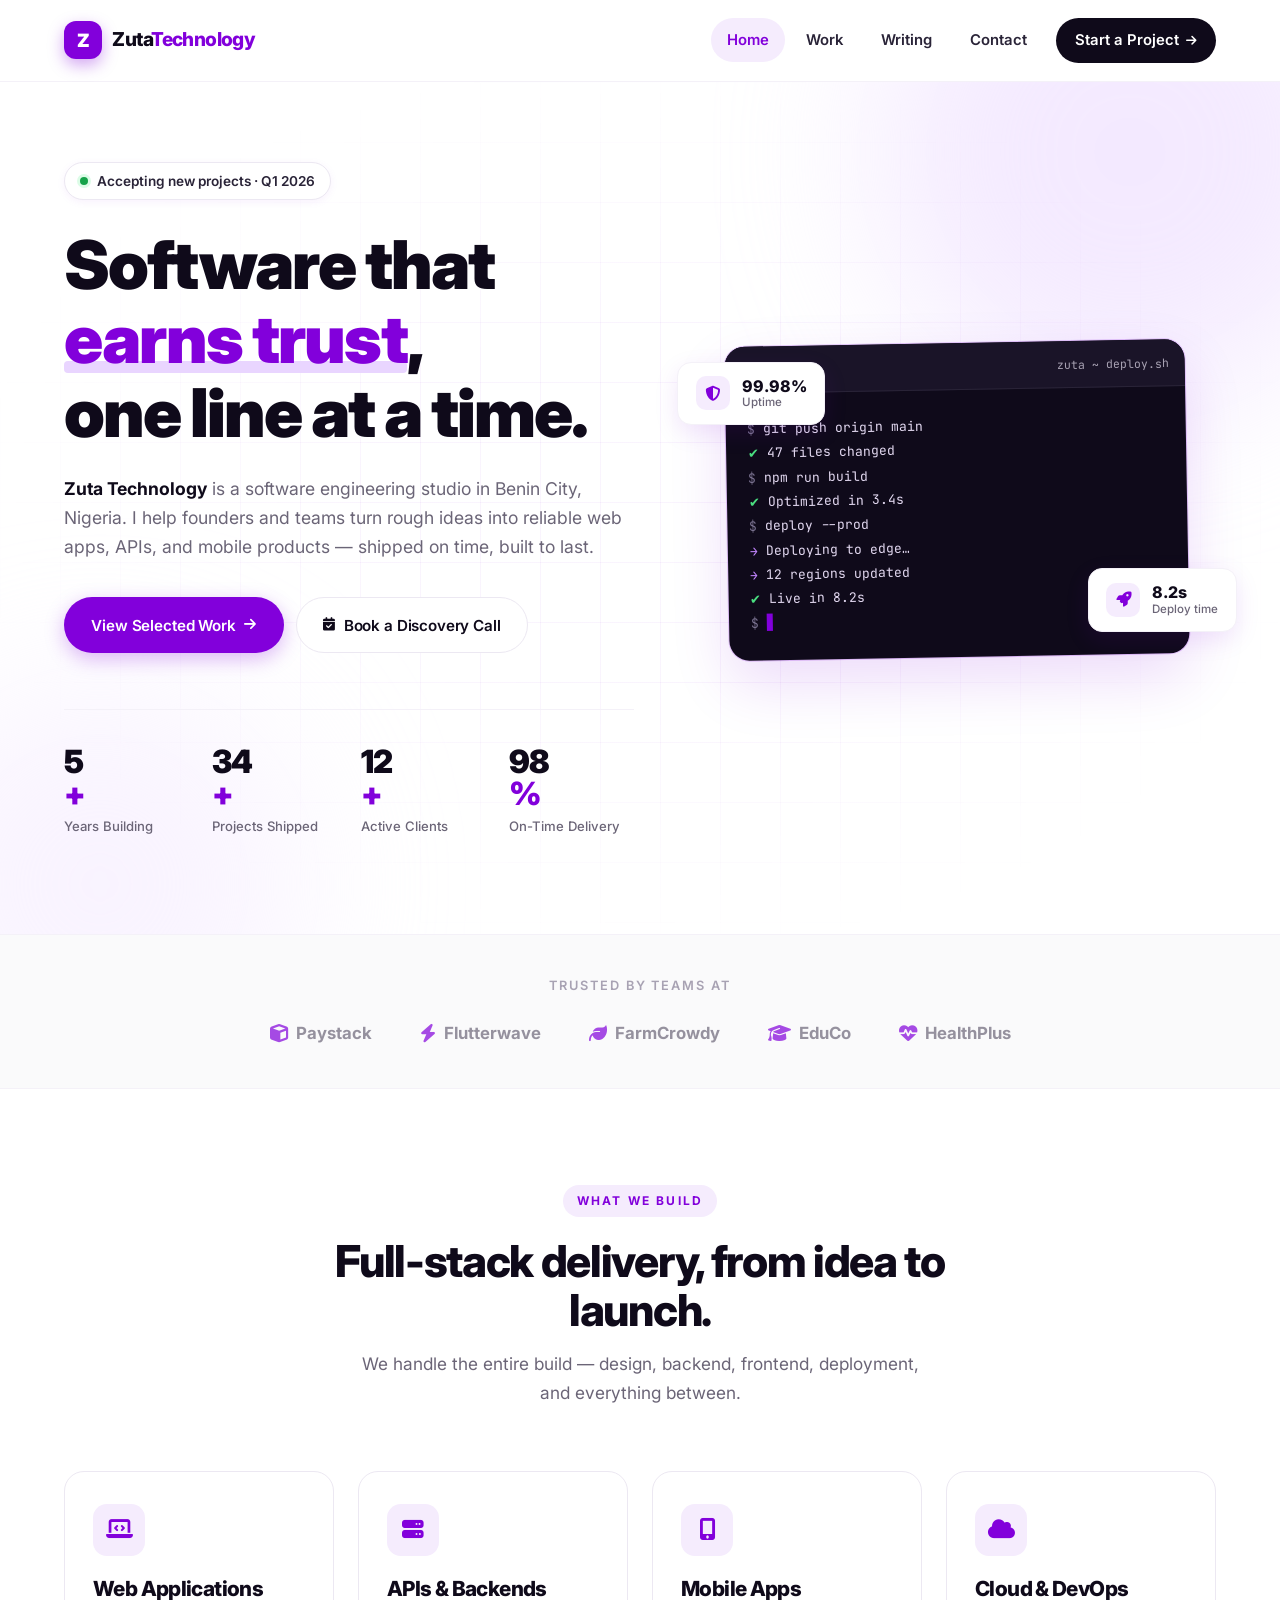
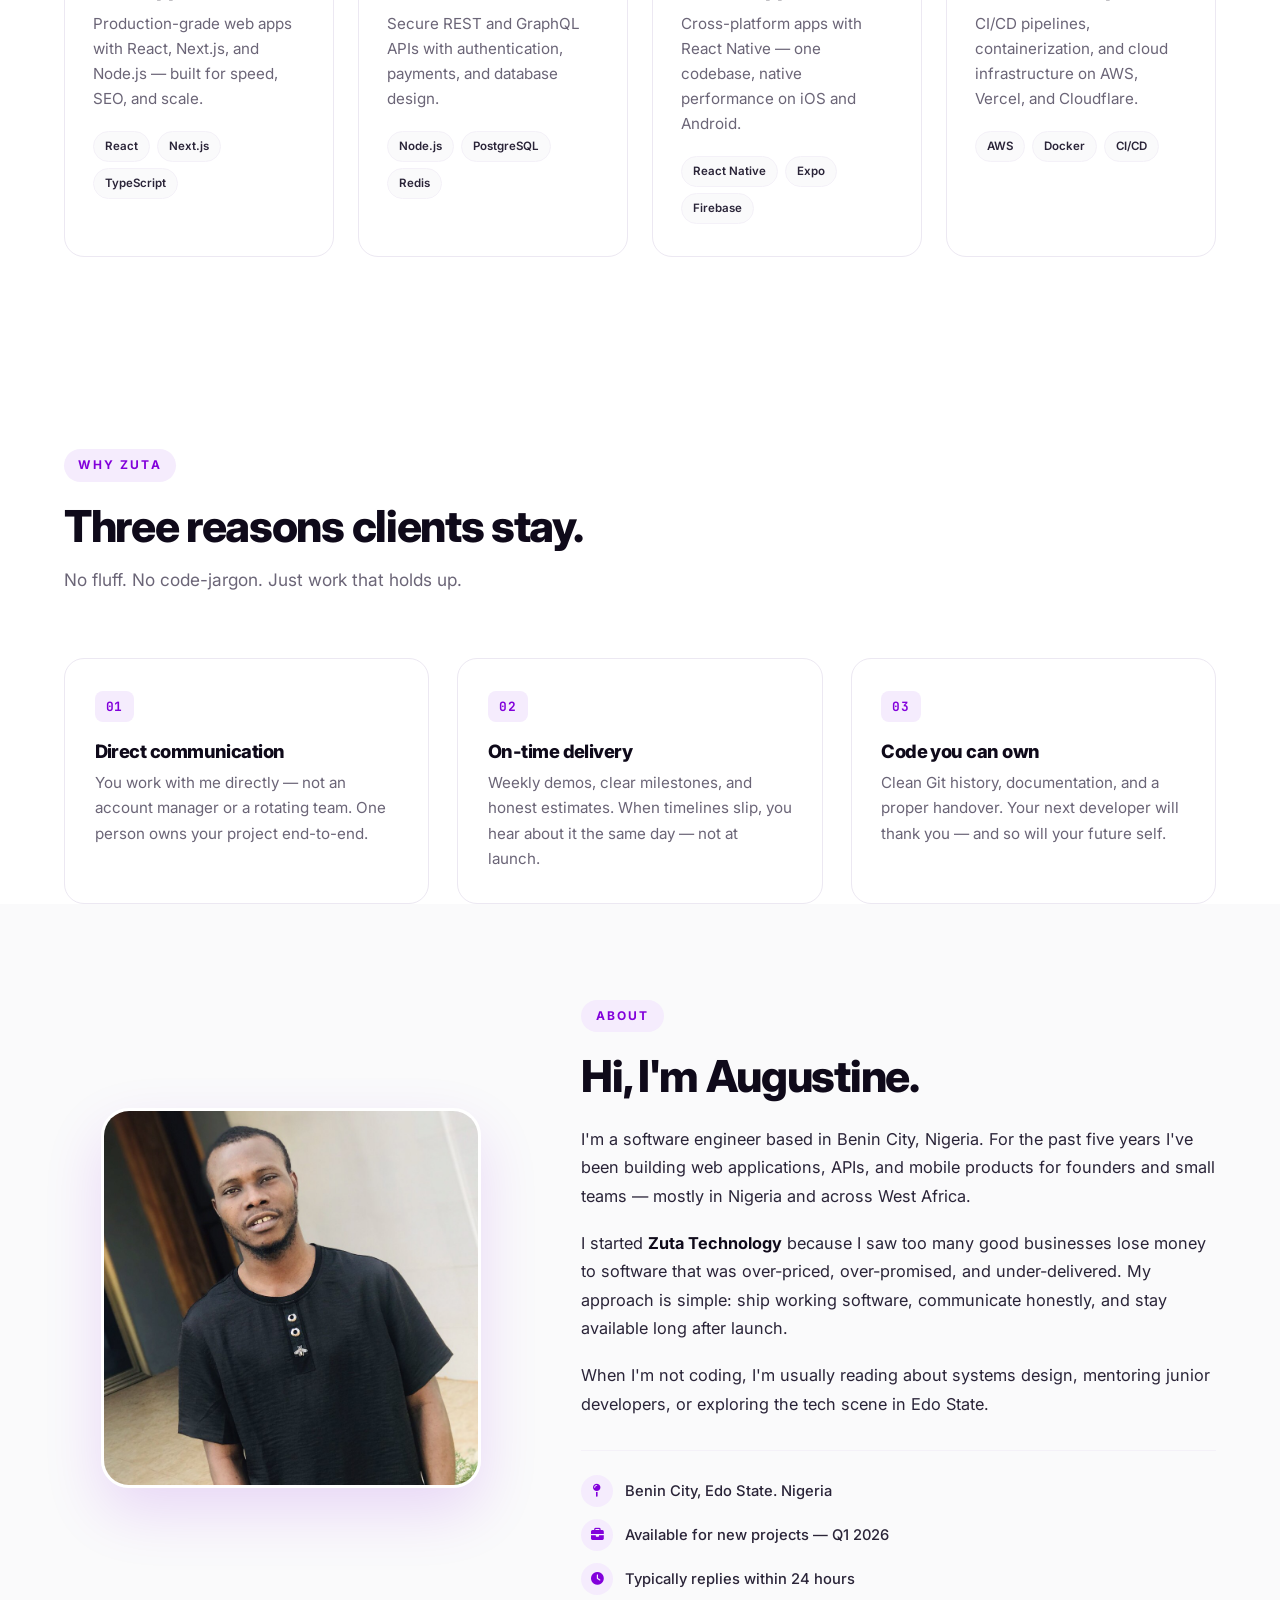
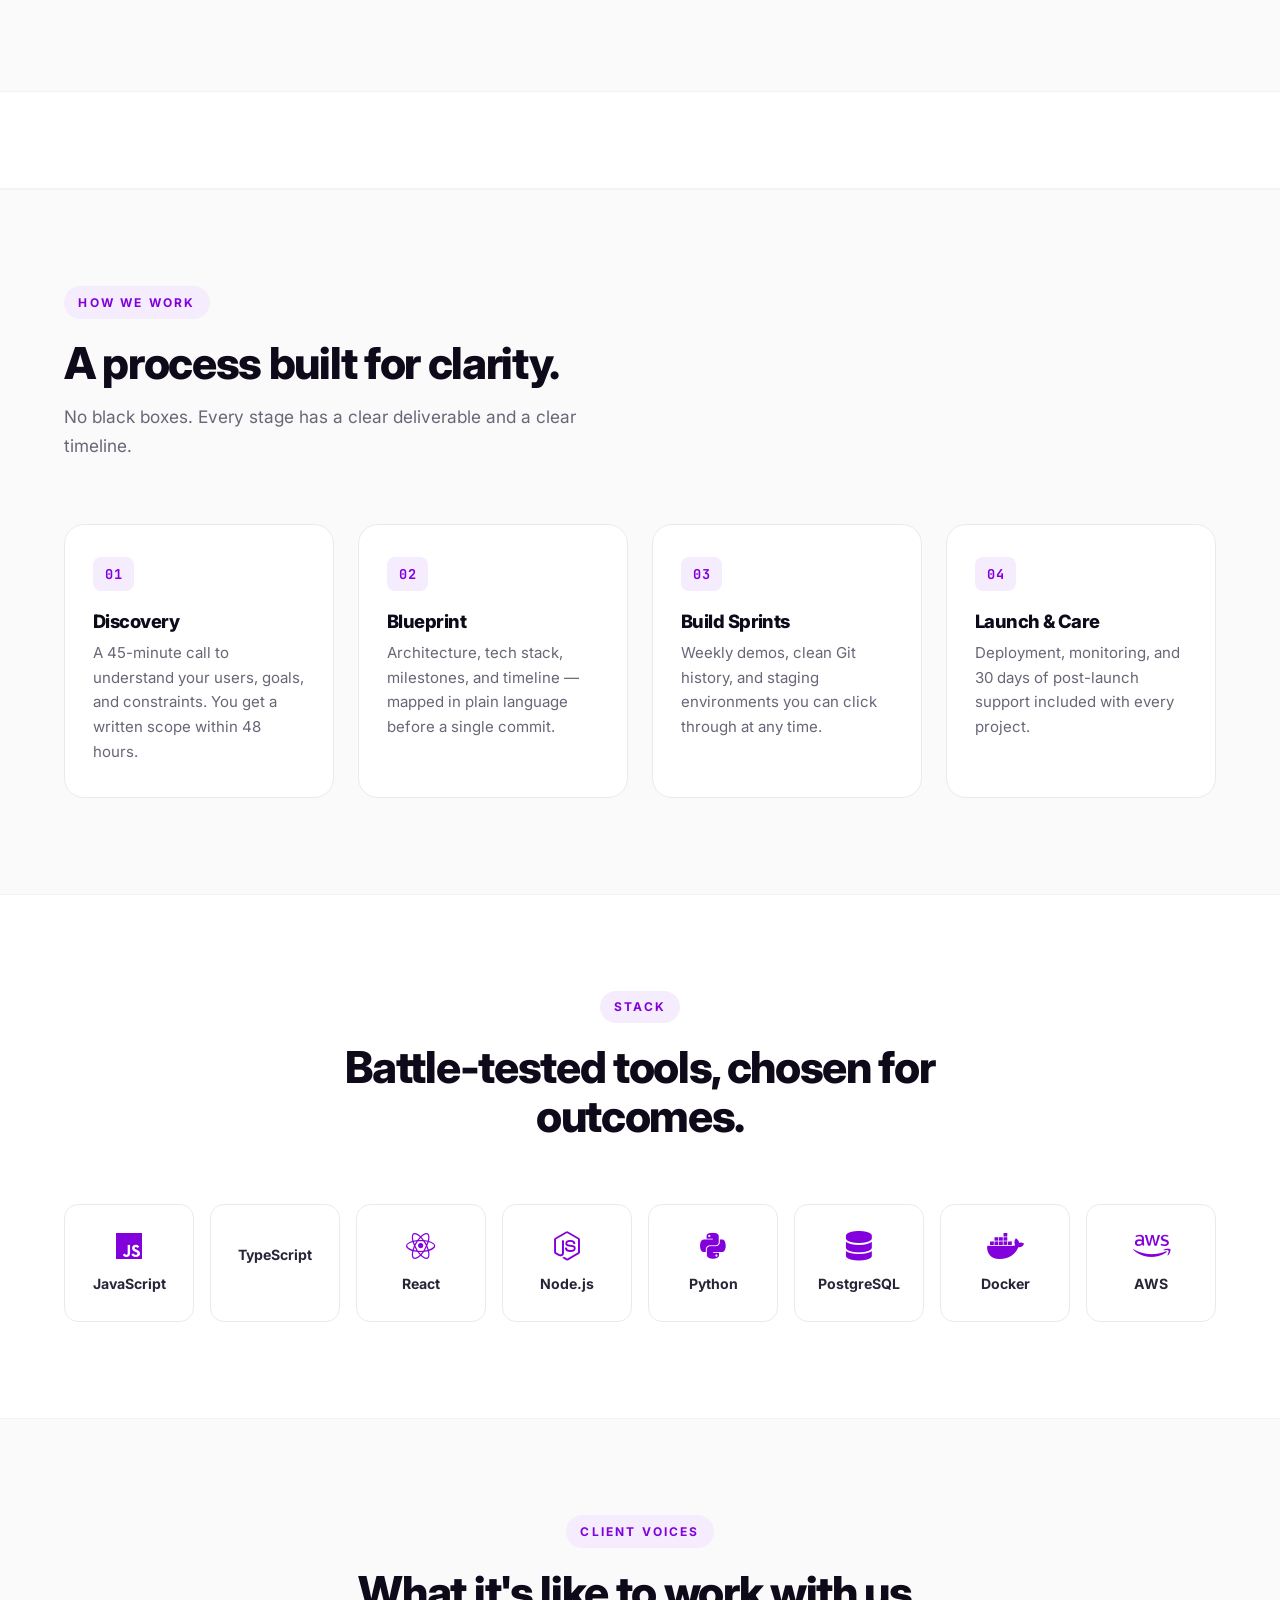
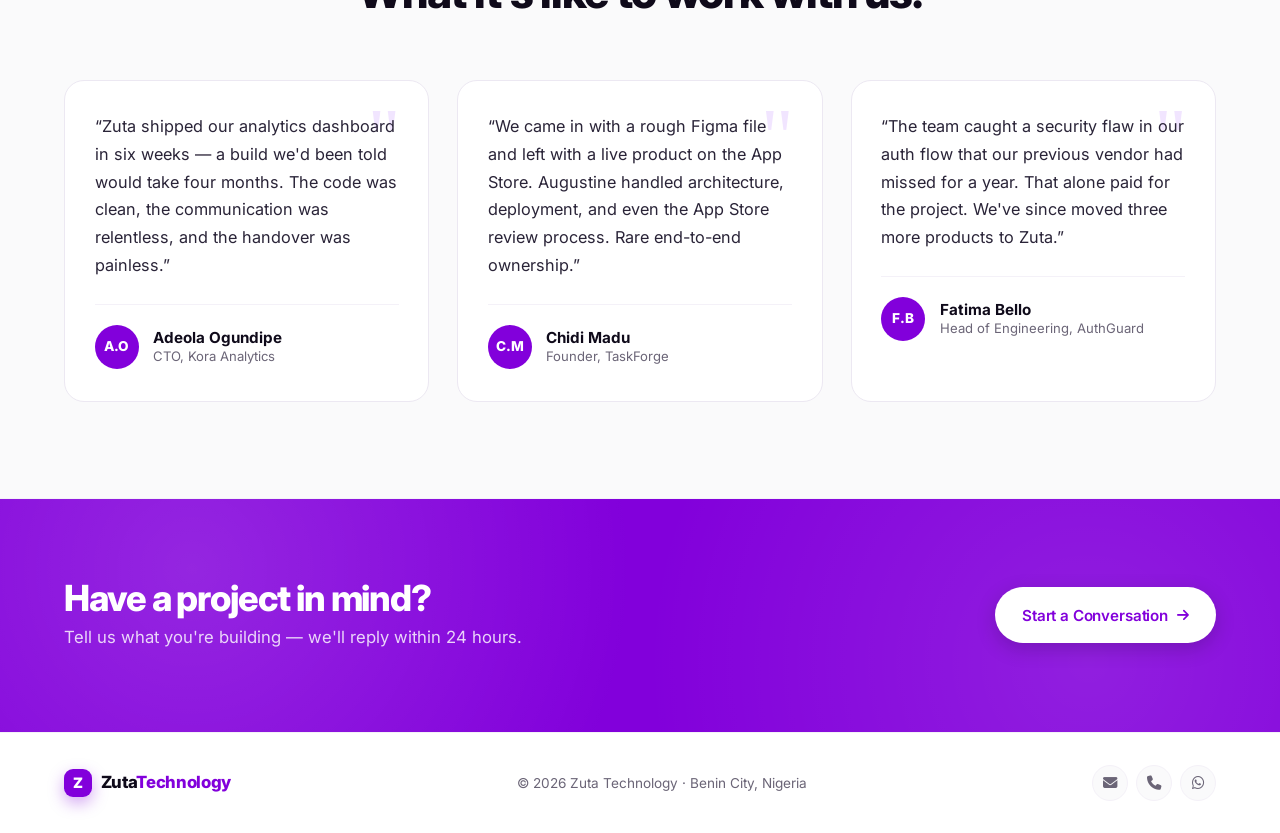
<file: index.html>
<!DOCTYPE html>
<html lang="en">
<head>
  <meta charset="UTF-8">
  <meta name="viewport" content="width=device-width, initial-scale=1.0">

  <title>Zuta Technology — Software Engineering Studio · Benin City</title>
  <meta name="description" content="Zuta Technology builds reliable web apps, APIs, and digital products from Benin City, Nigeria. Trusted by founders and teams across Africa and beyond.">
  <meta name="author" content="Zuta Technology">
  <meta name="theme-color" content="#8200db">

  <meta property="og:title" content="Zuta Technology — Software Engineering Studio">
  <meta property="og:description" content="Reliable software engineering from Benin City, Nigeria.">
  <meta property="og:type" content="website">

  <link rel="icon" type="image/svg+xml" href="data:image/svg+xml,%3Csvg xmlns='http://www.w3.org/2000/svg' viewBox='0 0 100 100'%3E%3Crect width='100' height='100' rx='24' fill='%238200db'/%3E%3Ctext x='50' y='70' font-size='60' font-weight='bold' fill='white' text-anchor='middle' font-family='Inter,Arial,sans-serif'%3EZ%3C/text%3E%3C/svg%3E">

  <link rel="preconnect" href="https://fonts.googleapis.com">
  <link rel="preconnect" href="https://fonts.gstatic.com" crossorigin>
  <link href="https://fonts.googleapis.com/css2?family=Inter:wght@400;500;600;700;800;900&family=JetBrains+Mono:wght@400;500;600&display=swap" rel="stylesheet">

  <link rel="stylesheet" href="https://cdnjs.cloudflare.com/ajax/libs/font-awesome/6.5.1/css/all.min.css">
  <link rel="stylesheet" href="css/styles.css">
</head>
<body>

  <!-- ==============================
       HEADER
  =============================== -->
  <header class="site-header" id="siteHeader">
    <div class="container header-inner">

      <a href="#" class="logo" data-page="home" aria-label="Zuta Technology">
        <span class="logo-mark">Z</span>
        <span class="logo-text">Zuta<span>Technology</span></span>
      </a>

      <button class="nav-toggle" id="navToggle" aria-label="Toggle menu" aria-expanded="false" aria-controls="navLinks">
        <span></span><span></span><span></span>
      </button>

      <nav class="nav-links" id="navLinks" aria-label="Main navigation">
        <a href="#" data-page="home" class="active">Home</a>
        <a href="#" data-page="portfolio">Work</a>
        <a href="blog/index.html">Writing</a>
        <a href="#" data-page="contact">Contact</a>
        <a href="#" data-page="contact" class="nav-cta">
          Start a Project <i class="fas fa-arrow-right"></i>
        </a>
      </nav>

    </div>
  </header>

  <main>

    <!-- ==============================
         HOME
    =============================== -->
    <section id="home" class="page active-page">

      <!-- HERO -->
      <div class="hero">
        <div class="hero-bg" aria-hidden="true">
          <span class="orb orb-1"></span>
          <span class="orb orb-2"></span>
          <span class="grid-overlay"></span>
        </div>

        <div class="container hero-inner">

          <div class="hero-content">
            <span class="pill">
              <span class="pill-dot"></span> Accepting new projects · Q1 2026
            </span>

            <h1 class="hero-title">
              Software that <span class="accent">earns trust</span>,<br>
              one line at a time.
            </h1>

            <p class="hero-sub">
              <strong>Zuta Technology</strong> is a software engineering studio
              in Benin City, Nigeria. I help founders and teams turn rough ideas
              into reliable web apps, APIs, and mobile products — shipped on
              time, built to last.
            </p>

            <div class="hero-cta">
              <a href="#" class="btn btn-primary" data-page="portfolio">
                View Selected Work <i class="fas fa-arrow-right"></i>
              </a>
              <button type="button"
                      data-cal-link="zutatechnology/discovery-call"
                      data-cal-config='{"layout":"month_view"}'
                      class="btn btn-outline">
                <i class="fas fa-calendar-check"></i> Book a Discovery Call
              </button>
            </div>

            <div class="hero-stats">
              <div class="stat">
                <span class="stat-num" data-count="5">0</span><span class="stat-suffix">+</span>
                <span class="stat-label">Years Building</span>
              </div>
              <div class="stat">
                <span class="stat-num" data-count="34">0</span><span class="stat-suffix">+</span>
                <span class="stat-label">Projects Shipped</span>
              </div>
              <div class="stat">
                <span class="stat-num" data-count="12">0</span><span class="stat-suffix">+</span>
                <span class="stat-label">Active Clients</span>
              </div>
              <div class="stat">
                <span class="stat-num" data-count="98">0</span><span class="stat-suffix">%</span>
                <span class="stat-label">On-Time Delivery</span>
              </div>
            </div>
          </div>

          <div class="hero-visual" aria-hidden="true">
            <div class="terminal">
              <div class="terminal-top">
                <span></span><span></span><span></span>
                <em>zuta ~ deploy.sh</em>
              </div>
              <div class="terminal-body">
                <p><span class="c-muted">$</span> git push origin main</p>
                <p><span class="c-success">✔</span> 47 files changed</p>
                <p><span class="c-muted">$</span> npm run build</p>
                <p><span class="c-success">✔</span> Optimized in 3.4s</p>
                <p><span class="c-muted">$</span> deploy --prod</p>
                <p><span class="c-accent">→</span> Deploying to edge…</p>
                <p><span class="c-accent">→</span> 12 regions updated</p>
                <p><span class="c-success">✔</span> Live in 8.2s</p>
                <p class="blink"><span class="c-muted">$</span> <span class="cursor">▊</span></p>
              </div>
            </div>

            <div class="float-card fc-1">
              <i class="fas fa-shield-halved"></i>
              <div>
                <strong>99.98%</strong>
                <span>Uptime</span>
              </div>
            </div>
            <div class="float-card fc-2">
              <i class="fas fa-rocket"></i>
              <div>
                <strong>8.2s</strong>
                <span>Deploy time</span>
              </div>
            </div>
          </div>

        </div>
      </div>

      <!-- LOGOS / TRUST STRIP -->
      <div class="trust-strip">
        <div class="container">
          <p class="trust-label">Trusted by teams at</p>
          <ul class="trust-logos">
            <li><i class="fas fa-cube"></i> Paystack</li>
            <li><i class="fas fa-bolt"></i> Flutterwave</li>
            <li><i class="fas fa-leaf"></i> FarmCrowdy</li>
            <li><i class="fas fa-graduation-cap"></i> EduCo</li>
            <li><i class="fas fa-heartbeat"></i> HealthPlus</li>
          </ul>
        </div>
      </div>

      <!-- SERVICES -->
      <section class="services">
        <div class="container">
          <header class="section-head">
            <span class="eyebrow">What We Build</span>
            <h2>Full-stack delivery, from idea to launch.</h2>
            <p>We handle the entire build — design, backend, frontend, deployment, and everything between.</p>
          </header>

          <div class="services-grid">
            <article class="service">
              <div class="service-icon"><i class="fas fa-laptop-code"></i></div>
              <h3>Web Applications</h3>
              <p>Production-grade web apps with React, Next.js, and Node.js — built for speed, SEO, and scale.</p>
              <ul class="service-tags">
                <li>React</li><li>Next.js</li><li>TypeScript</li>
              </ul>
            </article>

            <article class="service">
              <div class="service-icon"><i class="fas fa-server"></i></div>
              <h3>APIs &amp; Backends</h3>
              <p>Secure REST and GraphQL APIs with authentication, payments, and database design.</p>
              <ul class="service-tags">
                <li>Node.js</li><li>PostgreSQL</li><li>Redis</li>
              </ul>
            </article>

            <article class="service">
              <div class="service-icon"><i class="fas fa-mobile-screen-button"></i></div>
              <h3>Mobile Apps</h3>
              <p>Cross-platform apps with React Native — one codebase, native performance on iOS and Android.</p>
              <ul class="service-tags">
                <li>React Native</li><li>Expo</li><li>Firebase</li>
              </ul>
            </article>

            <article class="service">
              <div class="service-icon"><i class="fas fa-cloud"></i></div>
              <h3>Cloud &amp; DevOps</h3>
              <p>CI/CD pipelines, containerization, and cloud infrastructure on AWS, Vercel, and Cloudflare.</p>
              <ul class="service-tags">
                <li>AWS</li><li>Docker</li><li>CI/CD</li>
              </ul>
            </article>
          </div>
        </div>
      </section>

      <!-- WHY ZUTA -->
      <section class="why-section">
        <div class="container">
          <header class="section-head section-head-left">
            <span class="eyebrow">Why Zuta</span>
            <h2>Three reasons clients stay.</h2>
            <p>No fluff. No code-jargon. Just work that holds up.</p>
          </header>

          <div class="why-grid">
            <article class="why-card">
              <span class="why-num">01</span>
              <h3>Direct communication</h3>
              <p>You work with me directly — not an account manager or a rotating team. One person owns your project end-to-end.</p>
            </article>

            <article class="why-card">
              <span class="why-num">02</span>
              <h3>On-time delivery</h3>
              <p>Weekly demos, clear milestones, and honest estimates. When timelines slip, you hear about it the same day — not at launch.</p>
            </article>

            <article class="why-card">
              <span class="why-num">03</span>
              <h3>Code you can own</h3>
              <p>Clean Git history, documentation, and a proper handover. Your next developer will thank you — and so will your future self.</p>
            </article>
          </div>
        </div>

            <!-- ABOUT -->
    <section class="about-section">
      <div class="container about-grid">

        <div class="about-photo">
          <img src="assets/augustine.jpg.JPG" alt="Augustine, founder of Zuta Technology" loading="lazy">
        </div>

        <div class="about-copy">
          <span class="eyebrow">About</span>
          <h2>Hi, I'm Augustine.</h2>
          <p>
            I'm a software engineer based in Benin City, Nigeria. For the past
            five years I've been building web applications, APIs, and mobile
            products for founders and small teams — mostly in Nigeria and across
            West Africa.
          </p>
          <p>
            I started <strong>Zuta Technology</strong> because I saw too many
            good businesses lose money to software that was over-priced,
            over-promised, and under-delivered. My approach is simple: ship
            working software, communicate honestly, and stay available long
            after launch.
          </p>
          <p>
            When I'm not coding, I'm usually reading about systems design,
            mentoring junior developers, or exploring the tech scene in Edo
            State.
          </p>

          <ul class="about-facts">
            <li><i class="fas fa-map-pin"></i> Benin City, Edo State. Nigeria</li>
            <li><i class="fas fa-briefcase"></i> Available for new projects — Q1 2026</li>
            <li><i class="fas fa-clock"></i> Typically replies within 24 hours</li>
          </ul>
        </div>
      </div>
    </section>

      </section>

      <!-- PROCESS -->
      <section class="process">
        <div class="container">
          <header class="section-head section-head-left">
            <span class="eyebrow">How We Work</span>
            <h2>A process built for clarity.</h2>
            <p>No black boxes. Every stage has a clear deliverable and a clear timeline.</p>
          </header>

          <div class="process-grid">
            <div class="step">
              <span class="step-num">01</span>
              <h3>Discovery</h3>
              <p>A 45-minute call to understand your users, goals, and constraints. You get a written scope within 48 hours.</p>
            </div>
            <div class="step">
              <span class="step-num">02</span>
              <h3>Blueprint</h3>
              <p>Architecture, tech stack, milestones, and timeline — mapped in plain language before a single commit.</p>
            </div>
            <div class="step">
              <span class="step-num">03</span>
              <h3>Build Sprints</h3>
              <p>Weekly demos, clean Git history, and staging environments you can click through at any time.</p>
            </div>
            <div class="step">
              <span class="step-num">04</span>
              <h3>Launch &amp; Care</h3>
              <p>Deployment, monitoring, and 30 days of post-launch support included with every project.</p>
            </div>
          </div>
        </div>
      </section>

      <!-- STACK -->
      <section class="stack">
        <div class="container">
          <header class="section-head">
            <span class="eyebrow">Stack</span>
            <h2>Battle-tested tools, chosen for outcomes.</h2>
          </header>

          <ul class="stack-grid">
            <li><i class="fab fa-js"></i><span>JavaScript</span></li>
            <li><i class="fab fa-typescript"></i><span>TypeScript</span></li>
            <li><i class="fab fa-react"></i><span>React</span></li>
            <li><i class="fab fa-node-js"></i><span>Node.js</span></li>
            <li><i class="fab fa-python"></i><span>Python</span></li>
            <li><i class="fas fa-database"></i><span>PostgreSQL</span></li>
            <li><i class="fab fa-docker"></i><span>Docker</span></li>
            <li><i class="fab fa-aws"></i><span>AWS</span></li>
          </ul>
        </div>
      </section>

      <!-- TESTIMONIALS -->
      <section class="testimonials">
        <div class="container">
          <header class="section-head">
            <span class="eyebrow">Client Voices</span>
            <h2>What it's like to work with us.</h2>
          </header>

          <div class="testimonial-grid">
            <figure class="quote">
              <blockquote>
                “Zuta shipped our analytics dashboard in six weeks — a build
                we'd been told would take four months. The code was clean,
                the communication was relentless, and the handover was
                painless.”
              </blockquote>
              <figcaption>
                <div class="avatar">A.O</div>
                <div>
                  <strong>Adeola Ogundipe</strong>
                  <span>CTO, Kora Analytics</span>
                </div>
              </figcaption>
            </figure>

            <figure class="quote">
              <blockquote>
                “We came in with a rough Figma file and left with a live
                product on the App Store. Augustine handled architecture,
                deployment, and even the App Store review process. Rare
                end-to-end ownership.”
              </blockquote>
              <figcaption>
                <div class="avatar">C.M</div>
                <div>
                  <strong>Chidi Madu</strong>
                  <span>Founder, TaskForge</span>
                </div>
              </figcaption>
            </figure>

            <figure class="quote">
              <blockquote>
                “The team caught a security flaw in our auth flow that our
                previous vendor had missed for a year. That alone paid for
                the project. We've since moved three more products to Zuta.”
              </blockquote>
              <figcaption>
                <div class="avatar">F.B</div>
                <div>
                  <strong>Fatima Bello</strong>
                  <span>Head of Engineering, AuthGuard</span>
                </div>
              </figcaption>
            </figure>
          </div>
        </div>
      </section>

      <!-- CTA -->
      <section class="cta">
        <div class="container cta-inner">
          <div>
            <h2>Have a project in mind?</h2>
            <p>Tell us what you're building — we'll reply within 24 hours.</p>
          </div>
          <a href="#" class="btn btn-white" data-page="contact">
            Start a Conversation <i class="fas fa-arrow-right"></i>
          </a>
        </div>
      </section>

    </section>

    <!-- ==============================
         PORTFOLIO
    =============================== -->
    <section id="portfolio" class="page">
      <div class="container page-container">

        <header class="section-head section-head-left">
          <span class="eyebrow">Selected Work</span>
          <h2>Six projects, six businesses moved forward.</h2>
          <p>A snapshot of recent work — from analytics dashboards to mobile apps and developer tools.</p>
        </header>

        <div class="work-grid">

          <!-- InsightFlow -->
          <article class="work-card">
            <div class="work-visual v-1">
              <span class="work-year">2025</span>
              <i class="fas fa-chart-line"></i>
            </div>
            <div class="work-body">
              <span class="work-cat">Analytics · SaaS</span>
              <h3>InsightFlow</h3>
              <p>Real-time analytics dashboard for e-commerce, handling over 1.2 million events per day with sub-200ms query latency and predictive inventory alerts.</p>
              <div class="work-meta">
                <span><i class="fas fa-clock"></i> 10 weeks</span>
                <span><i class="fas fa-users"></i> 3-person team</span>
              </div>
              <div class="work-stack">
                <span>React</span><span>D3.js</span><span>Node</span><span>ClickHouse</span>
              </div>
              <div class="work-metrics">
                <div><strong>1.2M</strong><span>events/day</span></div>
                <div><strong>-68%</strong><span>query time</span></div>
                <div><strong>4.9★</strong><span>user rating</span></div>
              </div>
              <a href="case-study-taskforge.html" class="work-link">Read the case study <i class="fas fa-arrow-right"></i></a>
            </div>
          </article>

          <!-- TaskForge -->
          <article class="work-card">
            <div class="work-visual v-2">
              <span class="work-year">2025</span>
              <i class="fas fa-mobile-screen"></i>
            </div>
            <div class="work-body">
              <span class="work-cat">Mobile · Productivity</span>
              <h3>TaskForge</h3>
              <p>A cross-platform task manager with offline-first sync, team workspaces, and real-time presence. Adopted by 4,200+ users in its first 90 days.</p>
              <div class="work-meta">
                <span><i class="fas fa-clock"></i> 8 weeks</span>
                <span><i class="fas fa-users"></i> 2-person team</span>
              </div>
              <div class="work-stack">
                <span>React Native</span><span>Firebase</span><span>Redux</span>
              </div>
              <div class="work-metrics">
                <div><strong>4.2K</strong><span>active users</span></div>
                <div><strong>4.7★</strong><span>App Store</span></div>
                <div><strong>18%</strong><span>D30 retention</span></div>
              </div>
              <a href="case-study-taskforge.html" class="work-link">Read the case study <i class="fas fa-arrow-right"></i></a>
            </div>
          </article>

          <!-- DevAssist AI -->
          <article class="work-card">
            <div class="work-visual v-3">
              <span class="work-year">2024</span>
              <i class="fas fa-robot"></i>
            </div>
            <div class="work-body">
              <span class="work-cat">Developer Tools · AI</span>
              <h3>DevAssist AI</h3>
              <p>An AI-powered code review assistant that hooks into GitHub pull requests and surfaces context-aware suggestions. Now used by 6 engineering teams.</p>
              <div class="work-meta">
                <span><i class="fas fa-clock"></i> 12 weeks</span>
                <span><i class="fas fa-users"></i> 2-person team</span>
              </div>
              <div class="work-stack">
                <span>Python</span><span>FastAPI</span><span>OpenAI</span><span>Docker</span>
              </div>
              <div class="work-metrics">
                <div><strong>6</strong><span>teams onboard</span></div>
                <div><strong>-41%</strong><span>review time</span></div>
                <div><strong>2.3K</strong><span>PRs analyzed</span></div>
              </div>
              <a href="case-study-taskforge.html" class="work-link">Read the case study <i class="fas fa-arrow-right"></i></a>
            </div>
          </article>

          <!-- ShopStream -->
          <article class="work-card">
            <div class="work-visual v-4">
              <span class="work-year">2024</span>
              <i class="fas fa-cart-shopping"></i>
            </div>
            <div class="work-body">
              <span class="work-cat">E-commerce · Retail</span>
              <h3>ShopStream</h3>
              <p>A headless e-commerce storefront with SSR, Stripe payments, and a custom admin dashboard. Migrated 12,000 SKUs from a legacy platform without downtime.</p>
              <div class="work-meta">
                <span><i class="fas fa-clock"></i> 14 weeks</span>
                <span><i class="fas fa-users"></i> 4-person team</span>
              </div>
              <div class="work-stack">
                <span>Next.js</span><span>Stripe</span><span>PostgreSQL</span>
              </div>
              <div class="work-metrics">
                <div><strong>12K</strong><span>SKUs migrated</span></div>
                <div><strong>+34%</strong><span>conversion</span></div>
                <div><strong>0</strong><span>downtime hours</span></div>
              </div>
              <a href="case-study-taskforge.html" class="work-link">Read the case study <i class="fas fa-arrow-right"></i></a>
            </div>
          </article>

          <!-- AuthGuard -->
          <article class="work-card">
            <div class="work-visual v-5">
              <span class="work-year">2024</span>
              <i class="fas fa-shield-halved"></i>
            </div>
            <div class="work-body">
              <span class="work-cat">Infrastructure · Security</span>
              <h3>AuthGuard</h3>
              <p>A high-performance authentication microservice with OAuth2, JWT, and multi-tenant authorization. Benchmarked at sub-10ms median latency under load.</p>
              <div class="work-meta">
                <span><i class="fas fa-clock"></i> 9 weeks</span>
                <span><i class="fas fa-users"></i> 2-person team</span>
              </div>
              <div class="work-stack">
                <span>Go</span><span>gRPC</span><span>Kubernetes</span><span>Redis</span>
              </div>
              <div class="work-metrics">
                <div><strong>8ms</strong><span>median latency</span></div>
                <div><strong>99.99%</strong><span>uptime</span></div>
                <div><strong>3</strong><span>products migrated</span></div>
              </div>
              <a href="case-study-taskforge.html" class="work-link">Read the case study <i class="fas fa-arrow-right"></i></a>
            </div>
          </article>

          <!-- EduPortal -->
          <article class="work-card">
            <div class="work-visual v-6">
              <span class="work-year">2023</span>
              <i class="fas fa-graduation-cap"></i>
            </div>
            <div class="work-body">
              <span class="work-cat">EdTech · Nigeria</span>
              <h3>EduPortal</h3>
              <p>A school management platform built for Nigerian secondary schools — students, results, fees, and parent SMS notifications. Used by 8 schools across Edo and Lagos.</p>
              <div class="work-meta">
                <span><i class="fas fa-clock"></i> 16 weeks</span>
                <span><i class="fas fa-users"></i> 3-person team</span>
              </div>
              <div class="work-stack">
                <span>Vue</span><span>Laravel</span><span>MySQL</span><span>Africa's Talking</span>
              </div>
              <div class="work-metrics">
                <div><strong>8</strong><span>schools live</span></div>
                <div><strong>11K</strong><span>students managed</span></div>
                <div><strong>-72%</strong><span>admin time</span></div>
              </div>
              <a href="case-study-taskforge.html" class="work-link">Read the case study <i class="fas fa-arrow-right"></i></a>
            </div>
          </article>

        </div>
      </div>
    </section>

    <!-- ==============================
         CONTACT
    =============================== -->
    <section id="contact" class="page">
      <div class="container page-container">

        <header class="section-head section-head-left">
          <span class="eyebrow">Contact</span>
          <h2>Tell us what you're building.</h2>
          <p>Fill the form or send an email — you'll hear back within one business day.</p>
        </header>

        <!-- BOOKING SECTION -->
        <div class="booking-section">
          <div class="booking-inner">
            <span class="eyebrow">Book a Call</span>
            <h2>Schedule a free 30-minute discovery call.</h2>
            <p>Pick a time that works for you. We'll talk through your project, timeline, and budget — no obligation.</p>

            <button type="button"
                    data-cal-link="zutatechnology/discovery-call"
                    data-cal-config='{"layout":"month_view"}'
                    class="btn btn-primary">
              <i class="fas fa-calendar-check"></i> Open Booking Calendar
            </button>

            <!-- Optional: inline calendar (uncomment to embed the calendar on the page)
            <div id="my-cal-inline" style="width:100%;min-height:600px;margin-top:2rem;"></div>
            -->
          </div>
        </div>
        <div class="contact-layout">

          <aside class="contact-side">
            <div class="info-card">
              <span class="info-label">Email</span>
              <a href="mailto:technologyzuta@gmail.com" class="info-value">technologyzuta@gmail.com</a>
            </div>
            <div class="info-card">
              <span class="info-label">Phone</span>
              <a href="tel:+2349158510486" class="info-value">+234 915 851 0486</a>
            </div>
            <div class="info-card">
              <span class="info-label">Studio</span>
              <span class="info-value">Benin City, Edo State. Nigeria</span>
            </div>
            <div class="info-card">
              <span class="info-label">Hours</span>
              <span class="info-value">Mon – Sat · 9 AM – 6 PM WAT</span>
            </div>

            <div class="side-social">
              <span class="info-label">Connect</span>
              <div class="side-social-row">
                <a href="#" aria-label="GitHub"><i class="fab fa-github"></i></a>
                <a href="#" aria-label="LinkedIn"><i class="fab fa-linkedin-in"></i></a>
                <a href="#" aria-label="X"><i class="fab fa-x-twitter"></i></a>
                <a href="https://wa.me/2349158510486" aria-label="WhatsApp" target="_blank" rel="noopener"><i class="fab fa-whatsapp"></i></a>
              </div>
            </div>
          </aside>

          <form id="contactForm" class="contact-form" novalidate>
            <div class="form-row">
              <div class="form-group">
                <label for="name">Full Name</label>
                <input type="text" id="name" name="name" placeholder="Your name" required autocomplete="name">
              </div>
              <div class="form-group">
                <label for="email">Email</label>
                <input type="email" id="email" name="email" placeholder="you@company.com" required autocomplete="email">
              </div>
            </div>

            <div class="form-group">
              <label for="company">Company <span class="optional">(optional)</span></label>
              <input type="text" id="company" name="company" placeholder="Your company">
            </div>

            <div class="form-group">
              <label for="budget">Estimated Budget</label>
              <select id="budget" name="budget" required>
                <option value="">Select a range</option>
                <option>Under ₦500,000</option>
                <option>₦500,000 – ₦2,000,000</option>
                <option>₦2,000,000 – ₦5,000,000</option>
                <option>Over ₦5,000,000</option>
                <option>Not sure yet</option>
              </select>
            </div>

            <div class="form-group">
              <label for="message">Project Details</label>
              <textarea id="message" name="message" placeholder="What are you building? Who is it for? When do you need it live?" required></textarea>
            </div>

            <button type="submit" class="btn btn-primary btn-block">
              Send Message <i class="fas fa-paper-plane"></i>
            </button>

            <p class="form-note">
              Or email directly: <a href="mailto:technologyzuta@gmail.com">technologyzuta@gmail.com</a>
            </p>

            <div id="formStatus" class="form-status" role="status" aria-live="polite" hidden>
              <i class="fas fa-check-circle"></i>
              <span>Message received. We'll reply within 24 hours.</span>
            </div>
          </form>

        </div>
      </div>
    </section>

  </main>

  <!-- ==============================
       FOOTER
  =============================== -->
  <footer class="site-footer">
    <div class="container footer-inner">

      <div class="footer-brand">
        <span class="logo-mark small">Z</span>
        <span>Zuta<span>Technology</span></span>
      </div>

      <p class="footer-copy">
        © <span id="year"></span> Zuta Technology · Benin City, Nigeria
      </p>

      <div class="footer-social">
        <a href="mailto:technologyzuta@gmail.com" aria-label="Email"><i class="fas fa-envelope"></i></a>
        <a href="tel:+2349158510486" aria-label="Phone"><i class="fas fa-phone"></i></a>
        <a href="https://wa.me/2349158510486" aria-label="WhatsApp" target="_blank" rel="noopener"><i class="fab fa-whatsapp"></i></a>
      </div>

    </div>
  </footer>

  <script src="js/script.js"></script>
</body>
</html>
</file>
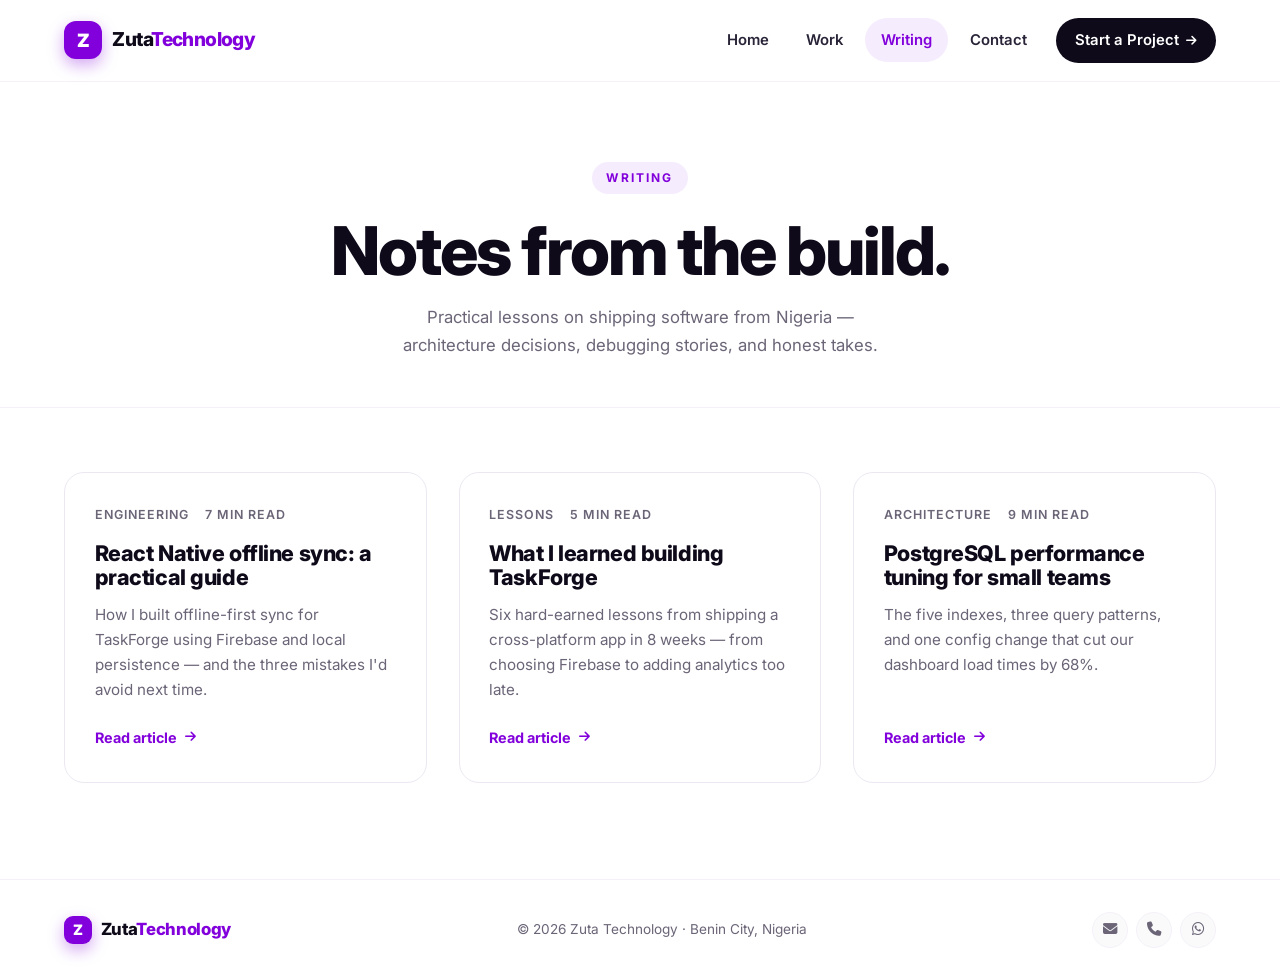
<file: blog/index.html>
<!DOCTYPE html>
<html lang="en">
<head>
  <meta charset="UTF-8">
  <meta name="viewport" content="width=device-width, initial-scale=1.0">
  <title>Writing — Zuta Technology</title>
  <meta name="description" content="Technical writing from Augustine at Zuta Technology — practical lessons on building software from Nigeria.">

  <link rel="icon" type="image/svg+xml" href="data:image/svg+xml,%3Csvg xmlns='http://www.w3.org/2000/svg' viewBox='0 0 100 100'%3E%3Crect width='100' height='100' rx='24' fill='%238200db'/%3E%3Ctext x='50' y='70' font-size='60' font-weight='bold' fill='white' text-anchor='middle' font-family='Inter,Arial,sans-serif'%3EZ%3C/text%3E%3C/svg%3E">

  <link rel="preconnect" href="https://fonts.googleapis.com">
  <link rel="preconnect" href="https://fonts.gstatic.com" crossorigin>
  <link href="https://fonts.googleapis.com/css2?family=Inter:wght@400;500;600;700;800;900&family=JetBrains+Mono:wght@400;500;600&display=swap" rel="stylesheet">
  <link rel="stylesheet" href="https://cdnjs.cloudflare.com/ajax/libs/font-awesome/6.5.1/css/all.min.css">
  <link rel="stylesheet" href="../css/styles.css">
</head>
<body>

  <header class="site-header">
    <div class="container header-inner">
      <a href="../index.html" class="logo">
        <span class="logo-mark">Z</span>
        <span class="logo-text">Zuta<span>Technology</span></span>
      </a>
      <nav class="nav-links">
        <a href="../index.html#home">Home</a>
        <a href="../index.html#portfolio">Work</a>
        <a href="index.html" class="active">Writing</a>
        <a href="../index.html#contact">Contact</a>
        <a href="../index.html#contact" class="nav-cta">Start a Project <i class="fas fa-arrow-right"></i></a>
      </nav>
    </div>
  </header>

  <main>
    <div class="blog-hero">
      <div class="container">
        <span class="eyebrow">Writing</span>
        <h1>Notes from the build.</h1>
        <p>Practical lessons on shipping software from Nigeria — architecture decisions, debugging stories, and honest takes.</p>
      </div>
    </div>

    <section class="blog-list">
      <div class="container">
        <div class="blog-grid">

          <article class="blog-card">
            <div class="blog-meta">
              <span>Engineering</span>
              <span>7 min read</span>
            </div>
            <h2>React Native offline sync: a practical guide</h2>
            <p>How I built offline-first sync for TaskForge using Firebase and local persistence — and the three mistakes I'd avoid next time.</p>
            <a href="react-native-offline-sync.html" class="work-link">
              Read article <i class="fas fa-arrow-right"></i>
            </a>
          </article>

          <article class="blog-card">
            <div class="blog-meta">
              <span>Lessons</span>
              <span>5 min read</span>
            </div>
            <h2>What I learned building TaskForge</h2>
            <p>Six hard-earned lessons from shipping a cross-platform app in 8 weeks — from choosing Firebase to adding analytics too late.</p>
            <a href="#" class="work-link">
              Read article <i class="fas fa-arrow-right"></i>
            </a>
          </article>

          <article class="blog-card">
            <div class="blog-meta">
              <span>Architecture</span>
              <span>9 min read</span>
            </div>
            <h2>PostgreSQL performance tuning for small teams</h2>
            <p>The five indexes, three query patterns, and one config change that cut our dashboard load times by 68%.</p>
            <a href="#" class="work-link">
              Read article <i class="fas fa-arrow-right"></i>
            </a>
          </article>

        </div>
      </div>
    </section>
  </main>

  <footer class="site-footer">
    <div class="container footer-inner">
      <div class="footer-brand">
        <span class="logo-mark small">Z</span>
        <span>Zuta<span>Technology</span></span>
      </div>
      <p class="footer-copy">© <span id="year"></span> Zuta Technology · Benin City, Nigeria</p>
      <div class="footer-social">
        <a href="mailto:technologyzuta@gmail.com" aria-label="Email"><i class="fas fa-envelope"></i></a>
        <a href="tel:+2349158510486" aria-label="Phone"><i class="fas fa-phone"></i></a>
        <a href="https://wa.me/2349158510486" aria-label="WhatsApp" target="_blank" rel="noopener"><i class="fab fa-whatsapp"></i></a>
      </div>
    </div>
  </footer>

  <script>
    document.getElementById('year').textContent = new Date().getFullYear();
  </script>
</body>
</html>
</file>
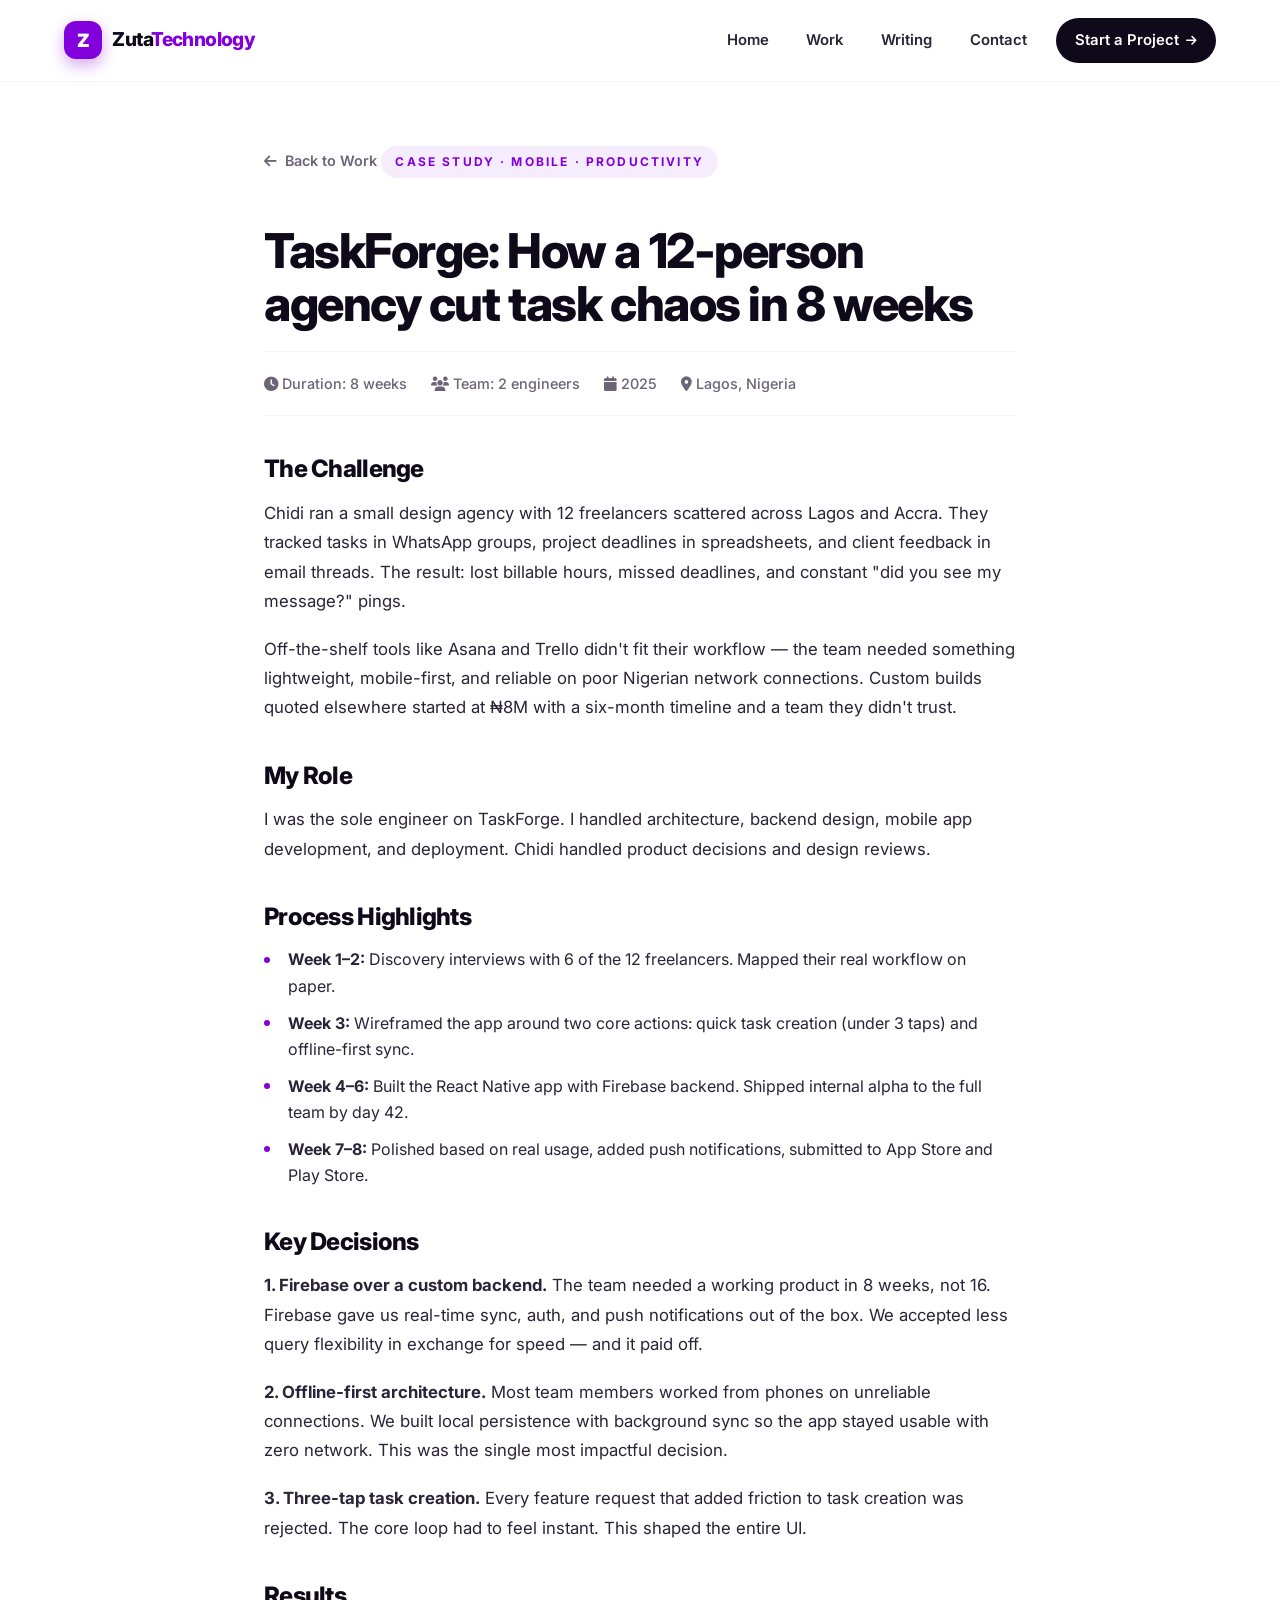
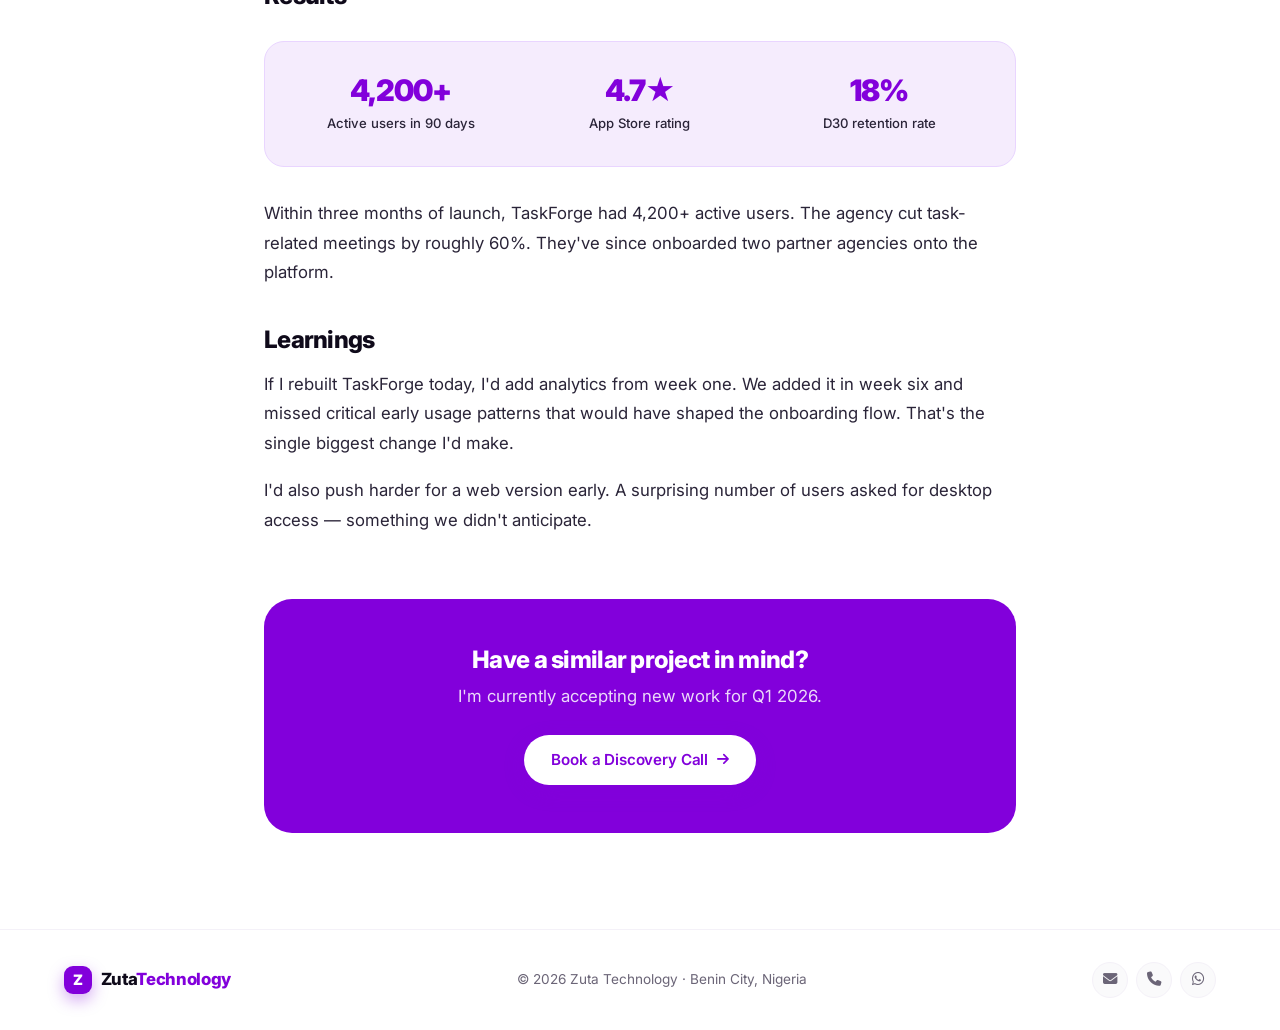
<file: case-study-taskforge.html>
<!DOCTYPE html>
<html lang="en">
<head>
  <meta charset="UTF-8">
  <meta name="viewport" content="width=device-width, initial-scale=1.0">
  <title>TaskForge Case Study — Zuta Technology</title>
  <meta name="description" content="How Zuta Technology built TaskForge — a cross-platform task manager that hit 4,200+ users in 90 days.">

  <link rel="icon" type="image/svg+xml" href="data:image/svg+xml,%3Csvg xmlns='http://www.w3.org/2000/svg' viewBox='0 0 100 100'%3E%3Crect width='100' height='100' rx='24' fill='%238200db'/%3E%3Ctext x='50' y='70' font-size='60' font-weight='bold' fill='white' text-anchor='middle' font-family='Inter,Arial,sans-serif'%3EZ%3C/text%3E%3C/svg%3E">

  <link rel="preconnect" href="https://fonts.googleapis.com">
  <link rel="preconnect" href="https://fonts.gstatic.com" crossorigin>
  <link href="https://fonts.googleapis.com/css2?family=Inter:wght@400;500;600;700;800;900&family=JetBrains+Mono:wght@400;500;600&display=swap" rel="stylesheet">
  <link rel="stylesheet" href="https://cdnjs.cloudflare.com/ajax/libs/font-awesome/6.5.1/css/all.min.css">
  <link rel="stylesheet" href="css/styles.css">
</head>
<body>

  <header class="site-header">
    <div class="container header-inner">
      <a href="index.html" class="logo">
        <span class="logo-mark">Z</span>
        <span class="logo-text">Zuta<span>Technology</span></span>
      </a>
      <nav class="nav-links">
        <a href="index.html#home">Home</a>
        <a href="index.html#portfolio">Work</a>
        <a href="blog/index.html">Writing</a>
        <a href="index.html#contact">Contact</a>
        <a href="index.html#contact" class="nav-cta">Start a Project <i class="fas fa-arrow-right"></i></a>
      </nav>
    </div>
  </header>

  <main class="case-study">
    <div class="container">

      <a href="index.html#portfolio" class="back-link">
        <i class="fas fa-arrow-left"></i> Back to Work
      </a>

      <span class="eyebrow">Case Study · Mobile · Productivity</span>
      <h1>TaskForge: How a 12-person agency cut task chaos in 8 weeks</h1>

      <div class="cs-meta">
        <span><i class="fas fa-clock"></i> Duration: 8 weeks</span>
        <span><i class="fas fa-users"></i> Team: 2 engineers</span>
        <span><i class="fas fa-calendar"></i> 2025</span>
        <span><i class="fas fa-location-dot"></i> Lagos, Nigeria</span>
      </div>

      <h2>The Challenge</h2>
      <p>
        Chidi ran a small design agency with 12 freelancers scattered across Lagos
        and Accra. They tracked tasks in WhatsApp groups, project deadlines in
        spreadsheets, and client feedback in email threads. The result: lost
        billable hours, missed deadlines, and constant "did you see my message?"
        pings.
      </p>
      <p>
        Off-the-shelf tools like Asana and Trello didn't fit their workflow — the
        team needed something lightweight, mobile-first, and reliable on poor
        Nigerian network connections. Custom builds quoted elsewhere started at
        ₦8M with a six-month timeline and a team they didn't trust.
      </p>

      <h2>My Role</h2>
      <p>
        I was the sole engineer on TaskForge. I handled architecture, backend
        design, mobile app development, and deployment. Chidi handled product
        decisions and design reviews.
      </p>

      <h2>Process Highlights</h2>
      <ul>
        <li><strong>Week 1–2:</strong> Discovery interviews with 6 of the 12 freelancers. Mapped their real workflow on paper.</li>
        <li><strong>Week 3:</strong> Wireframed the app around two core actions: quick task creation (under 3 taps) and offline-first sync.</li>
        <li><strong>Week 4–6:</strong> Built the React Native app with Firebase backend. Shipped internal alpha to the full team by day 42.</li>
        <li><strong>Week 7–8:</strong> Polished based on real usage, added push notifications, submitted to App Store and Play Store.</li>
      </ul>

      <h2>Key Decisions</h2>
      <p>
        <strong>1. Firebase over a custom backend.</strong> The team needed a
        working product in 8 weeks, not 16. Firebase gave us real-time sync,
        auth, and push notifications out of the box. We accepted less query
        flexibility in exchange for speed — and it paid off.
      </p>
      <p>
        <strong>2. Offline-first architecture.</strong> Most team members worked
        from phones on unreliable connections. We built local persistence with
        background sync so the app stayed usable with zero network. This was
        the single most impactful decision.
      </p>
      <p>
        <strong>3. Three-tap task creation.</strong> Every feature request that
        added friction to task creation was rejected. The core loop had to feel
        instant. This shaped the entire UI.
      </p>

      <h2>Results</h2>
      <div class="cs-metrics">
        <div><strong>4,200+</strong><span>Active users in 90 days</span></div>
        <div><strong>4.7★</strong><span>App Store rating</span></div>
        <div><strong>18%</strong><span>D30 retention rate</span></div>
      </div>
      <p>
        Within three months of launch, TaskForge had 4,200+ active users. The
        agency cut task-related meetings by roughly 60%. They've since onboarded
        two partner agencies onto the platform.
      </p>

      <h2>Learnings</h2>
      <p>
        If I rebuilt TaskForge today, I'd add analytics from week one. We added
        it in week six and missed critical early usage patterns that would have
        shaped the onboarding flow. That's the single biggest change I'd make.
      </p>
      <p>
        I'd also push harder for a web version early. A surprising number of
        users asked for desktop access — something we didn't anticipate.
      </p>

      <div class="cs-cta">
        <h3>Have a similar project in mind?</h3>
        <p>I'm currently accepting new work for Q1 2026.</p>
        <button type="button"
                data-cal-link="zutatechnology/discovery-call"
                data-cal-config='{"layout":"month_view"}'
                class="btn btn-primary">
          Book a Discovery Call <i class="fas fa-arrow-right"></i>
        </button>
      </div>

    </div>
  </main>

  <footer class="site-footer">
    <div class="container footer-inner">
      <div class="footer-brand">
        <span class="logo-mark small">Z</span>
        <span>Zuta<span>Technology</span></span>
      </div>
      <p class="footer-copy">© <span id="year"></span> Zuta Technology · Benin City, Nigeria</p>
      <div class="footer-social">
        <a href="mailto:technologyzuta@gmail.com" aria-label="Email"><i class="fas fa-envelope"></i></a>
        <a href="tel:+2349158510486" aria-label="Phone"><i class="fas fa-phone"></i></a>
        <a href="https://wa.me/2349158510486" aria-label="WhatsApp" target="_blank" rel="noopener"><i class="fab fa-whatsapp"></i></a>
      </div>
    </div>
  </footer>

  <script>
    document.getElementById('year').textContent = new Date().getFullYear();

    // Cal.com loader (same as main site)
    (function () {
      const calLinks = document.querySelectorAll('[data-cal-link]');
      if (!calLinks.length) return;
      (function (C, A, L) {
        let p = function (a, ar) { a.q.push(ar); };
        let d = C.document;
        C.Cal = C.Cal || function () {
          let cal = C.Cal;
          let ar = arguments;
          if (!cal.loaded) {
            cal.ns = {};
            cal.q = cal.q || [];
            d.head.appendChild(d.createElement('script')).src = A;
            cal.loaded = true;
          }
          if (ar[0] === L) {
            const api = function () { p(api, arguments); };
            const namespace = ar[1];
            api.q = api.q || [];
            if (typeof namespace === 'string') {
              cal.ns[namespace] = cal.ns[namespace] || api;
              p(cal.ns[namespace], ar);
              p(cal, ['initNamespace', namespace]);
            } else p(cal, ar);
            return;
          }
          p(cal, ar);
        };
      })(window, 'https://app.cal.com/embed/embed.js', 'init');
      Cal('init', { origin: 'https://app.cal.com' });
      calLinks.forEach((el) => {
        el.addEventListener('click', (e) => {
          e.preventDefault();
          Cal('openModal', {
            calLink: el.dataset.calLink,
            config: el.dataset.calConfig ? JSON.parse(el.dataset.calConfig) : {},
          });
        });
      });
    })();
  </script>
</body>
</html>
</file>
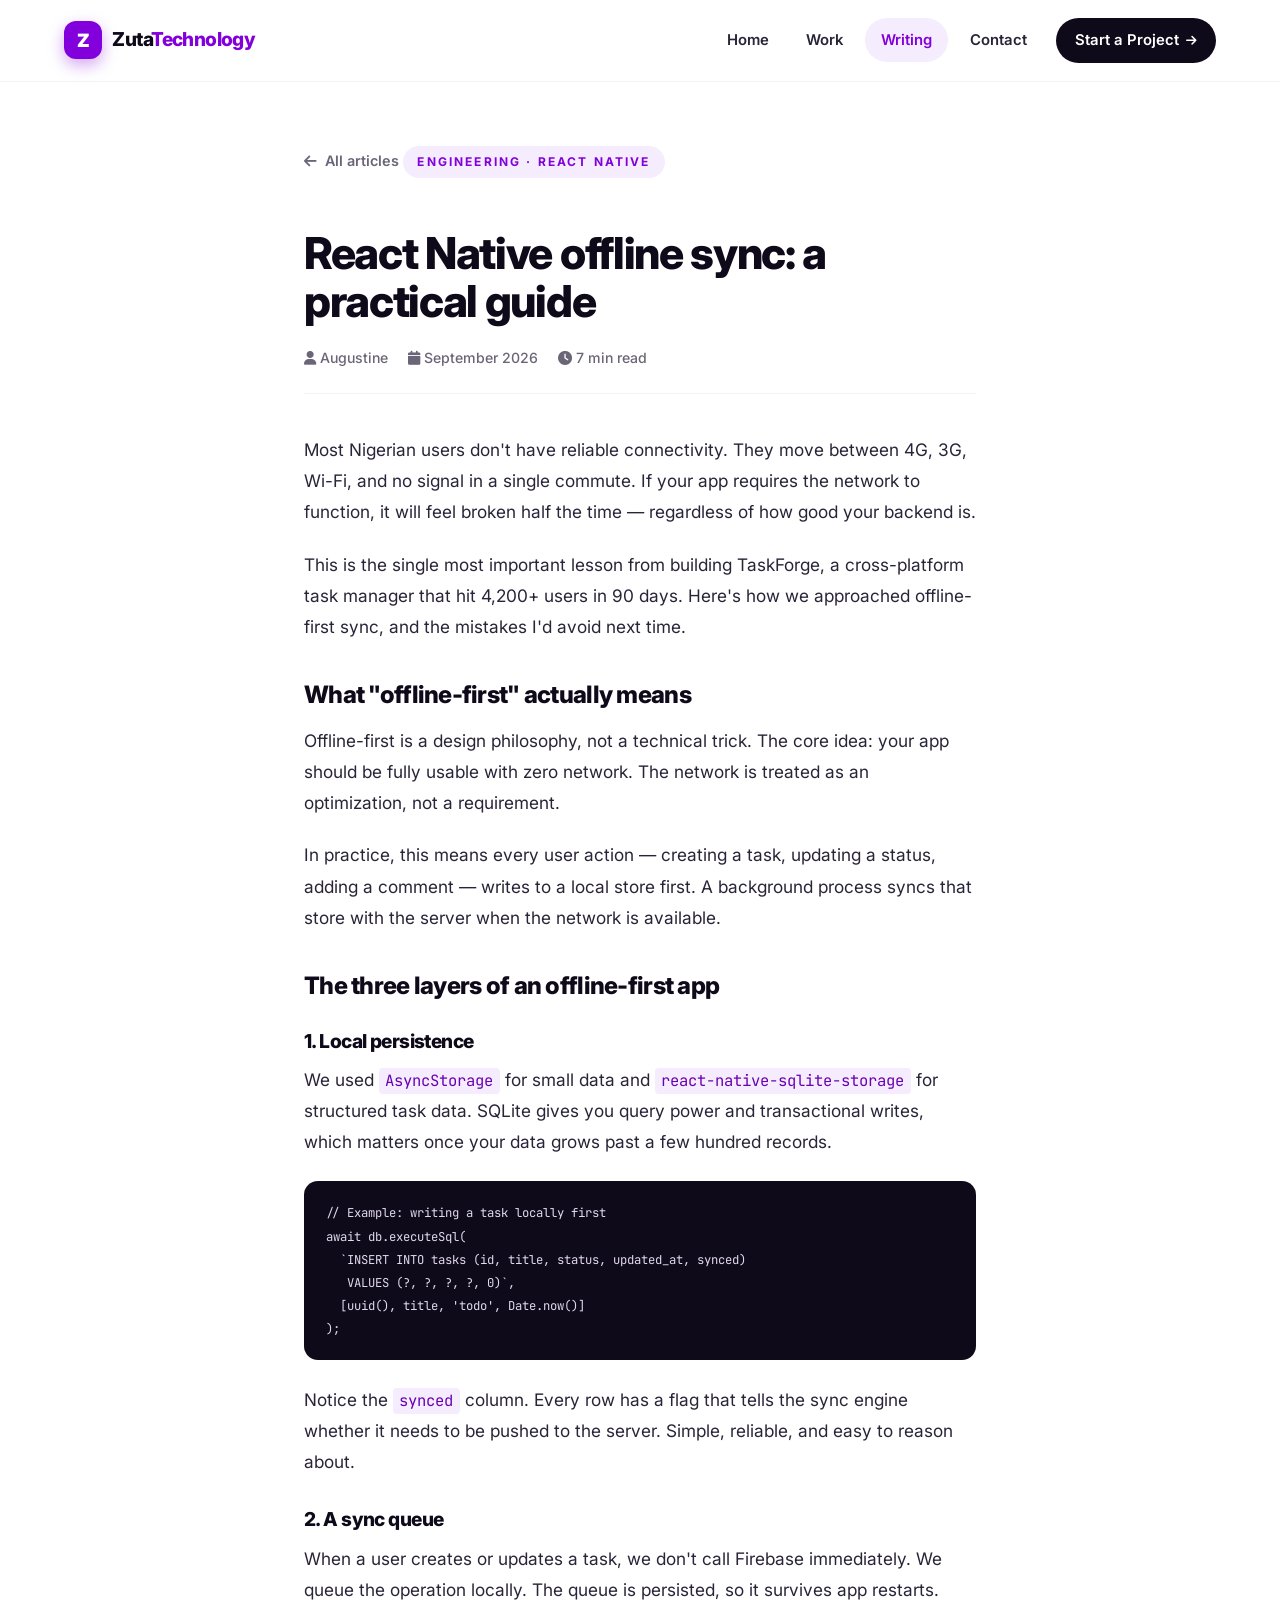
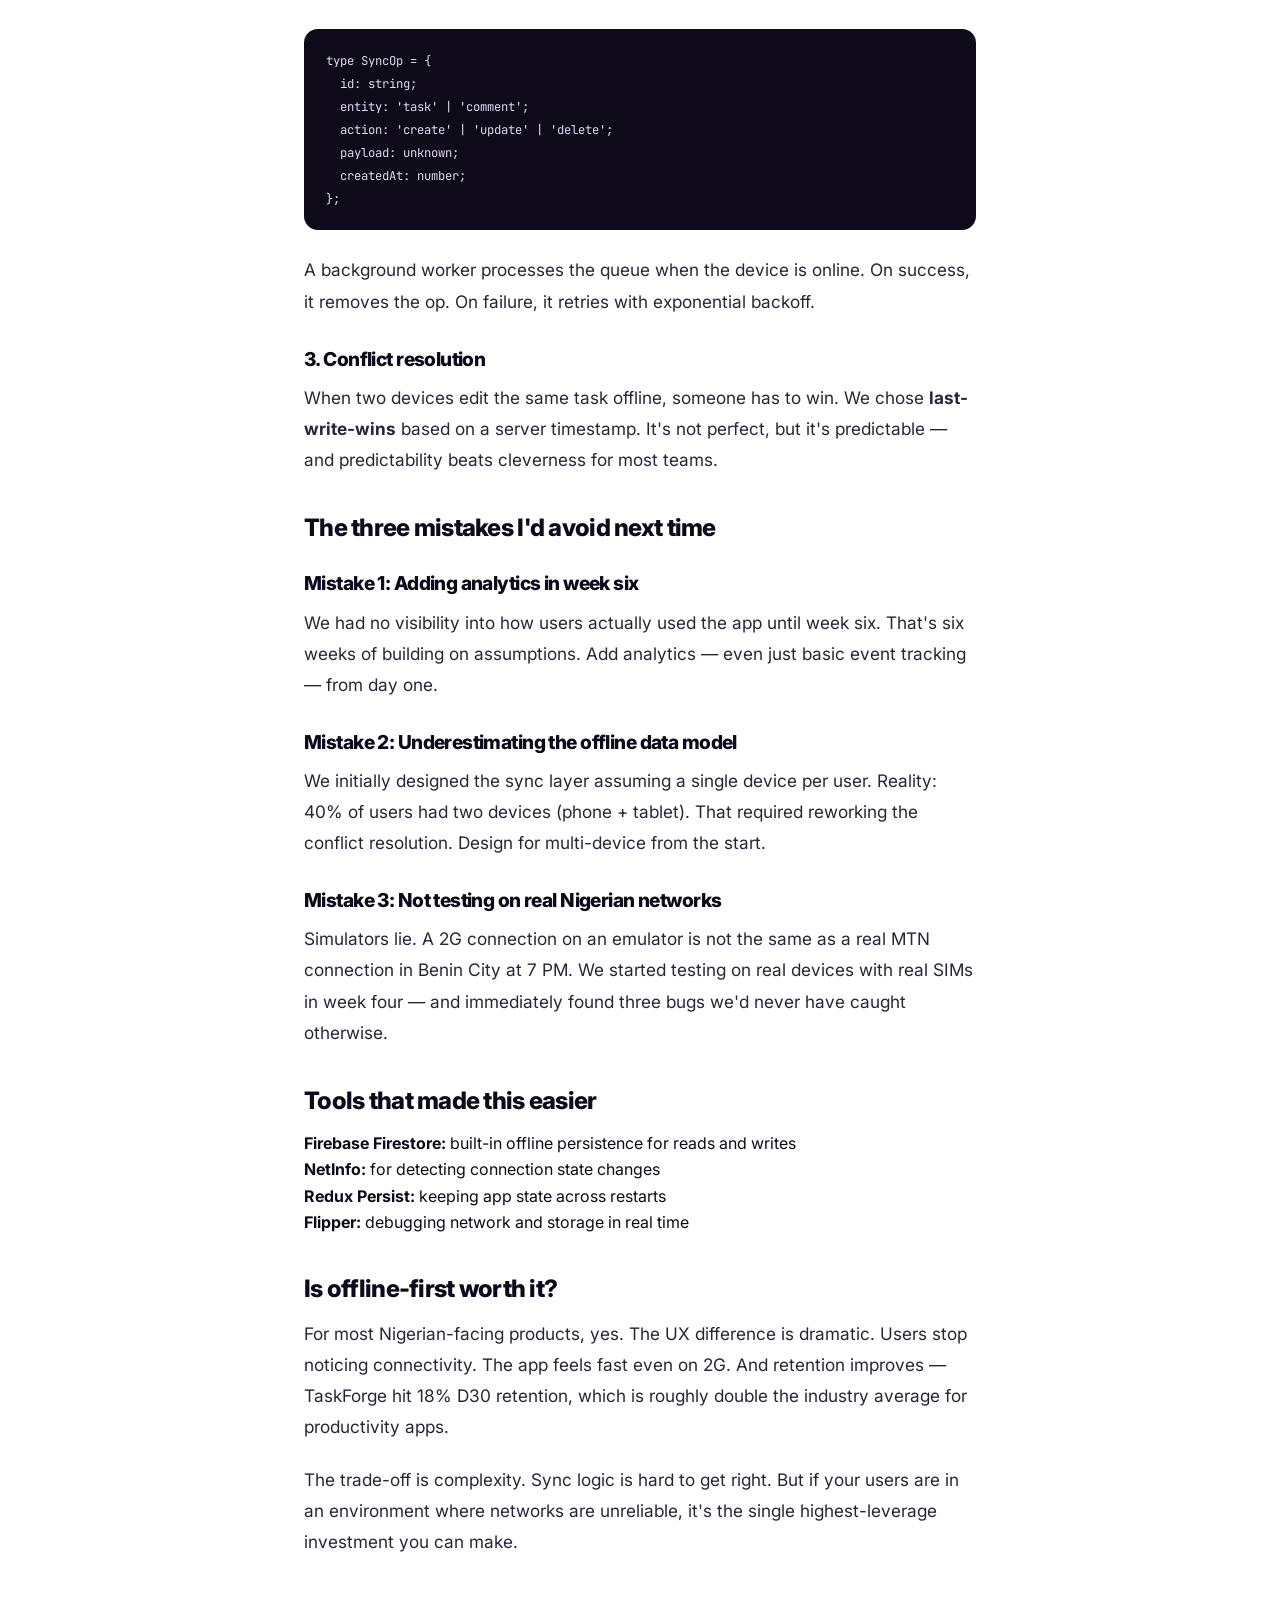
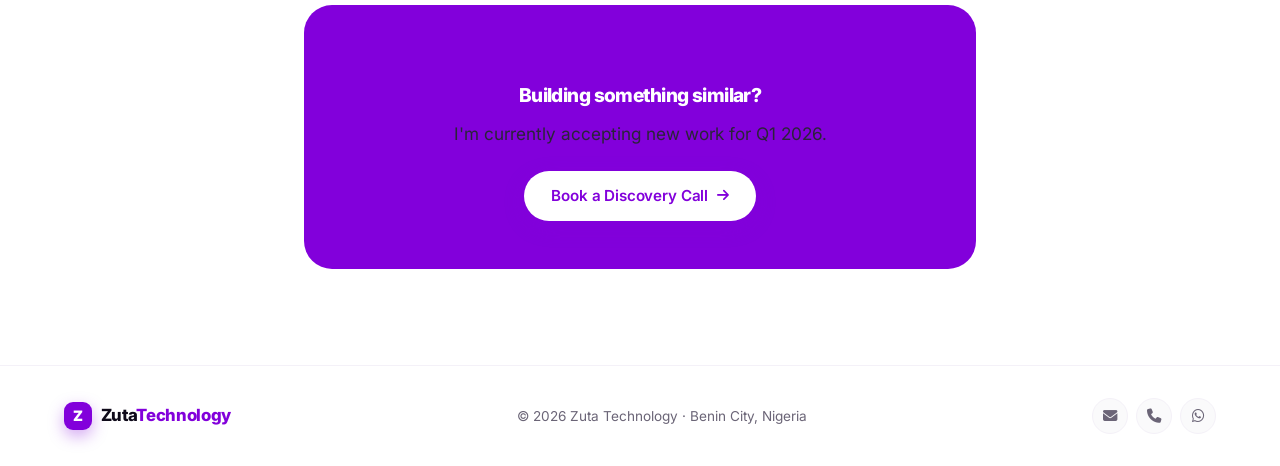
<file: blog/react-native-offline-sync.html>
<!DOCTYPE html>
<html lang="en">
<head>
  <meta charset="UTF-8">
  <meta name="viewport" content="width=device-width, initial-scale=1.0">
  <title>React Native offline sync: a practical guide — Zuta Technology</title>
  <meta name="description" content="How to build offline-first React Native apps using Firebase and local persistence — lessons from shipping TaskForge.">

  <link rel="icon" type="image/svg+xml" href="data:image/svg+xml,%3Csvg xmlns='http://www.w3.org/2000/svg' viewBox='0 0 100 100'%3E%3Crect width='100' height='100' rx='24' fill='%238200db'/%3E%3Ctext x='50' y='70' font-size='60' font-weight='bold' fill='white' text-anchor='middle' font-family='Inter,Arial,sans-serif'%3EZ%3C/text%3E%3C/svg%3E">

  <link rel="preconnect" href="https://fonts.googleapis.com">
  <link rel="preconnect" href="https://fonts.gstatic.com" crossorigin>
  <link href="https://fonts.googleapis.com/css2?family=Inter:wght@400;500;600;700;800;900&family=JetBrains+Mono:wght@400;500;600&display=swap" rel="stylesheet">
  <link rel="stylesheet" href="https://cdnjs.cloudflare.com/ajax/libs/font-awesome/6.5.1/css/all.min.css">
  <link rel="stylesheet" href="../css/styles.css">
</head>
<body>

  <header class="site-header">
    <div class="container header-inner">
      <a href="../index.html" class="logo">
        <span class="logo-mark">Z</span>
        <span class="logo-text">Zuta<span>Technology</span></span>
      </a>
      <nav class="nav-links">
        <a href="../index.html#home">Home</a>
        <a href="../index.html#portfolio">Work</a>
        <a href="index.html" class="active">Writing</a>
        <a href="../index.html#contact">Contact</a>
        <a href="../index.html#contact" class="nav-cta">Start a Project <i class="fas fa-arrow-right"></i></a>
      </nav>
    </div>
  </header>

  <main class="post">
    <div class="container">

      <a href="index.html" class="back-link">
        <i class="fas fa-arrow-left"></i> All articles
      </a>

      <span class="eyebrow">Engineering · React Native</span>
      <h1>React Native offline sync: a practical guide</h1>

      <div class="post-meta">
        <span><i class="fas fa-user"></i> Augustine</span>
        <span><i class="fas fa-calendar"></i> September 2026</span>
        <span><i class="fas fa-clock"></i> 7 min read</span>
      </div>

      <p>
        Most Nigerian users don't have reliable connectivity. They move between
        4G, 3G, Wi-Fi, and no signal in a single commute. If your app requires
        the network to function, it will feel broken half the time — regardless
        of how good your backend is.
      </p>

      <p>
        This is the single most important lesson from building TaskForge, a
        cross-platform task manager that hit 4,200+ users in 90 days. Here's how
        we approached offline-first sync, and the mistakes I'd avoid next time.
      </p>

      <h2>What "offline-first" actually means</h2>

      <p>
        Offline-first is a design philosophy, not a technical trick. The core
        idea: your app should be fully usable with zero network. The network is
        treated as an optimization, not a requirement.
      </p>

      <p>
        In practice, this means every user action — creating a task, updating
        a status, adding a comment — writes to a local store first. A background
        process syncs that store with the server when the network is available.
      </p>

      <h2>The three layers of an offline-first app</h2>

      <h3>1. Local persistence</h3>

      <p>
        We used <code>AsyncStorage</code> for small data and
        <code>react-native-sqlite-storage</code> for structured task data. SQLite
        gives you query power and transactional writes, which matters once
        your data grows past a few hundred records.
      </p>

      <pre><code>// Example: writing a task locally first
await db.executeSql(
  `INSERT INTO tasks (id, title, status, updated_at, synced)
   VALUES (?, ?, ?, ?, 0)`,
  [uuid(), title, 'todo', Date.now()]
);</code></pre>

      <p>
        Notice the <code>synced</code> column. Every row has a flag that tells
        the sync engine whether it needs to be pushed to the server. Simple,
        reliable, and easy to reason about.
      </p>

      <h3>2. A sync queue</h3>

      <p>
        When a user creates or updates a task, we don't call Firebase
        immediately. We queue the operation locally. The queue is persisted, so
        it survives app restarts.
      </p>

      <pre><code>type SyncOp = {
  id: string;
  entity: 'task' | 'comment';
  action: 'create' | 'update' | 'delete';
  payload: unknown;
  createdAt: number;
};</code></pre>

      <p>
        A background worker processes the queue when the device is online. On
        success, it removes the op. On failure, it retries with exponential
        backoff.
      </p>

      <h3>3. Conflict resolution</h3>

      <p>
        When two devices edit the same task offline, someone has to win. We
        chose <strong>last-write-wins</strong> based on a server timestamp. It's
        not perfect, but it's predictable — and predictability beats cleverness
        for most teams.
      </p>

      <h2>The three mistakes I'd avoid next time</h2>

      <h3>Mistake 1: Adding analytics in week six</h3>

      <p>
        We had no visibility into how users actually used the app until week
        six. That's six weeks of building on assumptions. Add analytics — even
        just basic event tracking — from day one.
      </p>

      <h3>Mistake 2: Underestimating the offline data model</h3>

      <p>
        We initially designed the sync layer assuming a single device per user.
        Reality: 40% of users had two devices (phone + tablet). That required
        reworking the conflict resolution. Design for multi-device from the
        start.
      </p>

      <h3>Mistake 3: Not testing on real Nigerian networks</h3>

      <p>
        Simulators lie. A 2G connection on an emulator is not the same as a
        real MTN connection in Benin City at 7 PM. We started testing on real
        devices with real SIMs in week four — and immediately found three bugs
        we'd never have caught otherwise.
      </p>

      <h2>Tools that made this easier</h2>

      <ul>
        <li><strong>Firebase Firestore:</strong> built-in offline persistence for reads and writes</li>
        <li><strong>NetInfo:</strong> for detecting connection state changes</li>
        <li><strong>Redux Persist:</strong> keeping app state across restarts</li>
        <li><strong>Flipper:</strong> debugging network and storage in real time</li>
      </ul>

      <h2>Is offline-first worth it?</h2>

      <p>
        For most Nigerian-facing products, yes. The UX difference is dramatic.
        Users stop noticing connectivity. The app feels fast even on 2G. And
        retention improves — TaskForge hit 18% D30 retention, which is roughly
        double the industry average for productivity apps.
      </p>

      <p>
        The trade-off is complexity. Sync logic is hard to get right. But if
        your users are in an environment where networks are unreliable, it's
        the single highest-leverage investment you can make.
      </p>

      <div class="cs-cta" style="margin-top:3rem;">
        <h3>Building something similar?</h3>
        <p>I'm currently accepting new work for Q1 2026.</p>
        <button type="button"
                data-cal-link="zutatechnology/discovery-call"
                data-cal-config='{"layout":"month_view"}'
                class="btn btn-primary">
          Book a Discovery Call <i class="fas fa-arrow-right"></i>
        </button>
      </div>

    </div>
  </main>

  <footer class="site-footer">
    <div class="container footer-inner">
      <div class="footer-brand">
        <span class="logo-mark small">Z</span>
        <span>Zuta<span>Technology</span></span>
      </div>
      <p class="footer-copy">© <span id="year"></span> Zuta Technology · Benin City, Nigeria</p>
      <div class="footer-social">
        <a href="mailto:technologyzuta@gmail.com" aria-label="Email"><i class="fas fa-envelope"></i></a>
        <a href="tel:+2349158510486" aria-label="Phone"><i class="fas fa-phone"></i></a>
        <a href="https://wa.me/2349158510486" aria-label="WhatsApp" target="_blank" rel="noopener"><i class="fab fa-whatsapp"></i></a>
      </div>
    </div>
  </footer>

  <script>
    document.getElementById('year').textContent = new Date().getFullYear();

    (function () {
      const calLinks = document.querySelectorAll('[data-cal-link]');
      if (!calLinks.length) return;
      (function (C, A, L) {
        let p = function (a, ar) { a.q.push(ar); };
        let d = C.document;
        C.Cal = C.Cal || function () {
          let cal = C.Cal;
          let ar = arguments;
          if (!cal.loaded) {
            cal.ns = {};
            cal.q = cal.q || [];
            d.head.appendChild(d.createElement('script')).src = A;
            cal.loaded = true;
          }
          if (ar[0] === L) {
            const api = function () { p(api, arguments); };
            const namespace = ar[1];
            api.q = api.q || [];
            if (typeof namespace === 'string') {
              cal.ns[namespace] = cal.ns[namespace] || api;
              p(cal.ns[namespace], ar);
              p(cal, ['initNamespace', namespace]);
            } else p(cal, ar);
            return;
          }
          p(cal, ar);
        };
      })(window, 'https://app.cal.com/embed/embed.js', 'init');
      Cal('init', { origin: 'https://app.cal.com' });
      calLinks.forEach((el) => {
        el.addEventListener('click', (e) => {
          e.preventDefault();
          Cal('openModal', {
            calLink: el.dataset.calLink,
            config: el.dataset.calConfig ? JSON.parse(el.dataset.calConfig) : {},
          });
        });
      });
    })();
  </script>
</body>
</html>
</file>
<file: css/styles.css>
/* ==================================================
   ZUTA TECHNOLOGY · STYLESHEET
   Palette: #8200db (purple) · #FFFFFF (white)
   ================================================== */

/* ---------- TOKENS ---------- */
:root {
  --purple:       #8200db;
  --purple-dark:  #6a00b3;
  --purple-light: #f5ecfd;
  --purple-soft:  #e9d5ff;

  --white:        #ffffff;
  --off-white:    #fafafb;
  --ink:          #0f0a1a;
  --ink-soft:     #2a2438;
  --muted:        #6b6577;
  --muted-light:  #a8a2b3;

  --border:       #ece8f2;
  --border-soft:  #f4f1f8;

  --success:      #16a34a;
  --success-soft: #dcfce7;

  --shadow-sm: 0 2px 8px rgba(130, 0, 219, 0.06);
  --shadow-md: 0 8px 24px rgba(130, 0, 219, 0.10);
  --shadow-lg: 0 24px 60px rgba(130, 0, 219, 0.14);

  --r-sm: 8px;
  --r-md: 14px;
  --r-lg: 20px;
  --r-xl: 28px;
  --r-full: 999px;

  --ease: cubic-bezier(0.4, 0, 0.2, 1);
  --t: 0.25s var(--ease);

  --font-body: 'Inter', -apple-system, BlinkMacSystemFont, 'Segoe UI', sans-serif;
  --font-mono: 'JetBrains Mono', 'SFMono-Regular', Menlo, monospace;
}

/* ---------- RESET ---------- */
*, *::before, *::after { margin: 0; padding: 0; box-sizing: border-box; }
html { scroll-behavior: smooth; -webkit-text-size-adjust: 100%; }

body {
  font-family: var(--font-body);
  background: var(--white);
  color: var(--ink);
  line-height: 1.65;
  font-size: 16px;
  -webkit-font-smoothing: antialiased;
  -moz-osx-font-smoothing: grayscale;
  display: flex;
  flex-direction: column;
  min-height: 100vh;
}

h1, h2, h3, h4 {
  font-family: var(--font-body);
  font-weight: 800;
  letter-spacing: -0.03em;
  line-height: 1.1;
  color: var(--ink);
}

h1 { font-size: clamp(2.4rem, 5.5vw, 4.2rem); }
h2 { font-size: clamp(1.75rem, 3.6vw, 2.75rem); }
h3 { font-size: 1.3rem; }
h4 { font-size: 1.1rem; }

a { color: inherit; text-decoration: none; }
img { max-width: 100%; display: block; }
ul, ol { list-style: none; }
button { font-family: inherit; cursor: pointer; border: none; background: none; color: inherit; }
select { font-family: inherit; }
::selection { background: var(--purple); color: var(--white); }

/* ---------- LAYOUT ---------- */
.container {
  max-width: 1200px;
  margin: 0 auto;
  padding: 0 1.5rem;
  width: 100%;
}

main { flex: 1; }

.page { display: none; animation: fade .35s var(--ease); }
.page.active-page { display: block; }

@keyframes fade {
  from { opacity: 0; transform: translateY(10px); }
  to   { opacity: 1; transform: translateY(0); }
}

.page-container {
  padding-top: 5rem;
  padding-bottom: 6rem;
}

/* ==================================================
   BUTTONS
   ================================================== */
.btn {
  display: inline-flex;
  align-items: center;
  justify-content: center;
  gap: 0.55rem;
  padding: 0.9rem 1.65rem;
  border-radius: var(--r-full);
  font-weight: 600;
  font-size: 0.95rem;
  border: 1.5px solid transparent;
  transition: var(--t);
  white-space: nowrap;
  letter-spacing: -0.01em;
}
.btn i { font-size: 0.85rem; transition: var(--t); }

.btn-primary {
  background: var(--purple);
  color: var(--white);
  box-shadow: 0 6px 20px rgba(130, 0, 219, 0.28);
}
.btn-primary:hover {
  background: var(--purple-dark);
  transform: translateY(-2px);
  box-shadow: 0 12px 28px rgba(130, 0, 219, 0.35);
}
.btn-primary:hover i { transform: translateX(3px); }

.btn-outline {
  background: var(--white);
  color: var(--ink);
  border-color: var(--border);
}
.btn-outline:hover {
  border-color: var(--purple);
  color: var(--purple);
  transform: translateY(-2px);
}

.btn-white {
  background: var(--white);
  color: var(--purple);
  box-shadow: 0 6px 20px rgba(0, 0, 0, 0.18);
}
.btn-white:hover {
  background: var(--purple-light);
  transform: translateY(-2px);
  box-shadow: 0 12px 32px rgba(0, 0, 0, 0.28);
}
.btn-white:hover i { transform: translateX(3px); }

.btn-block { width: 100%; }

/* ==================================================
   SECTION HEADS
   ================================================== */
.section-head {
  text-align: center;
  max-width: 680px;
  margin: 0 auto 4rem;
}
.section-head-left {
  text-align: left;
  margin-left: 0;
  margin-right: auto;
}
.section-head h2 { margin-bottom: 1rem; }
.section-head p {
  color: var(--muted);
  font-size: 1.08rem;
  max-width: 560px;
  margin: 0 auto;
}
.section-head-left p { margin-left: 0; }

.eyebrow {
  display: inline-block;
  font-size: 0.75rem;
  font-weight: 700;
  text-transform: uppercase;
  letter-spacing: 0.18em;
  color: var(--purple);
  background: var(--purple-light);
  padding: 0.4rem 0.9rem;
  border-radius: var(--r-full);
  margin-bottom: 1.25rem;
}

/* ==================================================
   HEADER
   ================================================== */
.site-header {
  position: sticky;
  top: 0;
  z-index: 100;
  background: rgba(255, 255, 255, 0.85);
  backdrop-filter: blur(16px);
  -webkit-backdrop-filter: blur(16px);
  border-bottom: 1px solid var(--border-soft);
}

.header-inner {
  display: flex;
  align-items: center;
  justify-content: space-between;
  gap: 1.5rem;
  padding-top: 1.1rem;
  padding-bottom: 1.1rem;
}

.logo {
  display: flex;
  align-items: center;
  gap: 0.65rem;
  font-weight: 800;
  font-size: 1.2rem;
  letter-spacing: -0.03em;
}
.logo-text span {
  color: var(--purple);
  font-weight: 800;
}

.logo-mark {
  display: inline-flex;
  align-items: center;
  justify-content: center;
  width: 38px;
  height: 38px;
  border-radius: 12px;
  background: var(--purple);
  color: var(--white);
  font-weight: 900;
  font-size: 1.15rem;
  box-shadow: 0 6px 16px rgba(130, 0, 219, 0.35);
  flex-shrink: 0;
}
.logo-mark.small { width: 28px; height: 28px; font-size: 0.9rem; border-radius: 9px; }

.nav-links {
  display: flex;
  align-items: center;
  gap: 0.35rem;
}
.nav-links a {
  padding: 0.6rem 1rem;
  border-radius: var(--r-full);
  font-size: 0.93rem;
  font-weight: 600;
  color: var(--ink-soft);
  transition: var(--t);
}
.nav-links a:hover {
  color: var(--purple);
  background: var(--purple-light);
}
.nav-links a.active {
  color: var(--purple);
  background: var(--purple-light);
}
.nav-links .nav-cta {
  background: var(--ink);
  color: var(--white);
  margin-left: 0.5rem;
  padding: 0.65rem 1.2rem;
}
.nav-links .nav-cta i { font-size: 0.75rem; margin-left: 0.15rem; }
.nav-links .nav-cta:hover,
.nav-links .nav-cta.active {
  background: var(--purple);
  color: var(--white);
  transform: translateY(-1px);
  box-shadow: 0 6px 18px rgba(130, 0, 219, 0.3);
}

.nav-toggle {
  display: none;
  flex-direction: column;
  justify-content: space-between;
  width: 42px;
  height: 42px;
  padding: 12px;
  border: 1.5px solid var(--border);
  border-radius: var(--r-sm);
  transition: var(--t);
}
.nav-toggle span {
  display: block;
  height: 2px;
  background: var(--ink);
  border-radius: 2px;
  transition: var(--t);
}
.nav-toggle:hover { border-color: var(--purple); }
.nav-toggle.open span:nth-child(1) { transform: translateY(8px) rotate(45deg); }
.nav-toggle.open span:nth-child(2) { opacity: 0; }
.nav-toggle.open span:nth-child(3) { transform: translateY(-8px) rotate(-45deg); }

/* ==================================================
   HERO
   ================================================== */
.hero {
  position: relative;
  overflow: hidden;
  padding: 5rem 0 6rem;
  background: var(--white);
  border-bottom: 1px solid var(--border-soft);
}

.hero-bg {
  position: absolute;
  inset: 0;
  pointer-events: none;
  z-index: 0;
}

.orb {
  position: absolute;
  border-radius: 50%;
  filter: blur(80px);
  opacity: 0.5;
}
.orb-1 {
  width: 500px;
  height: 500px;
  background: var(--purple-soft);
  top: -180px;
  right: -100px;
}
.orb-2 {
  width: 400px;
  height: 400px;
  background: #f3e8ff;
  bottom: -150px;
  left: -100px;
}

.grid-overlay {
  position: absolute;
  inset: 0;
  background-image:
    linear-gradient(rgba(130, 0, 219, 0.045) 1px, transparent 1px),
    linear-gradient(90deg, rgba(130, 0, 219, 0.045) 1px, transparent 1px);
  background-size: 60px 60px;
  mask-image: radial-gradient(ellipse at center, black 30%, transparent 75%);
  -webkit-mask-image: radial-gradient(ellipse at center, black 30%, transparent 75%);
}

.hero-inner {
  position: relative;
  z-index: 1;
  display: grid;
  grid-template-columns: 1.1fr 1fr;
  align-items: center;
  gap: 4rem;
}

.pill {
  display: inline-flex;
  align-items: center;
  gap: 0.55rem;
  background: var(--white);
  border: 1.5px solid var(--border);
  padding: 0.45rem 0.95rem;
  border-radius: var(--r-full);
  font-size: 0.85rem;
  font-weight: 600;
  color: var(--ink-soft);
  margin-bottom: 1.75rem;
  box-shadow: var(--shadow-sm);
}
.pill-dot {
  width: 8px;
  height: 8px;
  background: var(--success);
  border-radius: 50%;
  box-shadow: 0 0 0 3px var(--success-soft);
  animation: pulse 2s infinite;
}
@keyframes pulse {
  0%, 100% { box-shadow: 0 0 0 3px var(--success-soft); }
  50%      { box-shadow: 0 0 0 6px rgba(22, 163, 74, 0.08); }
}

.hero-title {
  margin-bottom: 1.5rem;
  font-weight: 900;
}
.hero-title .accent {
  color: var(--purple);
  position: relative;
  white-space: nowrap;
}
.hero-title .accent::after {
  content: '';
  position: absolute;
  left: 0;
  right: 0;
  bottom: 6px;
  height: 12px;
  background: var(--purple-soft);
  z-index: -1;
  border-radius: 4px;
}

.hero-sub {
  font-size: 1.1rem;
  color: var(--muted);
  max-width: 560px;
  margin-bottom: 2.25rem;
}
.hero-sub strong { color: var(--ink); font-weight: 700; }

.hero-cta {
  display: flex;
  flex-wrap: wrap;
  gap: 0.75rem;
  margin-bottom: 3.5rem;
}

.hero-stats {
  display: grid;
  grid-template-columns: repeat(4, 1fr);
  gap: 1.5rem;
  padding-top: 2.25rem;
  border-top: 1px solid var(--border-soft);
}
.stat { display: flex; flex-direction: column; }
.stat-num {
  font-size: 2rem;
  font-weight: 900;
  color: var(--ink);
  line-height: 1;
  letter-spacing: -0.04em;
  display: inline;
}
.stat-suffix {
  font-size: 2rem;
  font-weight: 900;
  color: var(--purple);
  line-height: 1;
  letter-spacing: -0.04em;
  display: inline;
}
.stat-label {
  font-size: 0.82rem;
  color: var(--muted);
  font-weight: 500;
  margin-top: 0.4rem;
}

/* Hero visual */
.hero-visual {
  position: relative;
  display: flex;
  justify-content: center;
  align-items: center;
}

.terminal {
  width: 100%;
  max-width: 460px;
  background: #0f0a1a;
  border-radius: var(--r-lg);
  overflow: hidden;
  box-shadow: var(--shadow-lg), 0 0 0 1px rgba(130, 0, 219, 0.2);
  transform: rotate(-1deg);
  transition: var(--t);
}
.terminal:hover { transform: rotate(0) translateY(-4px); }

.terminal-top {
  display: flex;
  align-items: center;
  gap: 0.4rem;
  padding: 0.85rem 1rem;
  background: #1a1428;
  border-bottom: 1px solid #2a2438;
}
.terminal-top span {
  width: 11px;
  height: 11px;
  border-radius: 50%;
  background: #3a3450;
}
.terminal-top span:nth-child(1) { background: #ff5f56; }
.terminal-top span:nth-child(2) { background: #ffbd2e; }
.terminal-top span:nth-child(3) { background: #27c93f; }
.terminal-top em {
  margin-left: auto;
  font-family: var(--font-mono);
  font-size: 0.72rem;
  color: var(--muted-light);
  font-style: normal;
}

.terminal-body {
  padding: 1.5rem 1.35rem;
  font-family: var(--font-mono);
  font-size: 0.82rem;
  line-height: 1.85;
  color: #e2d8f0;
}
.terminal-body p { margin: 0; white-space: nowrap; overflow: hidden; }
.c-muted   { color: #7a7290; }
.c-success { color: #4ade80; }
.c-accent  { color: #c084fc; }

.cursor {
  display: inline-block;
  animation: blink 1s steps(2) infinite;
  color: var(--purple);
}
@keyframes blink {
  0%, 50% { opacity: 1; }
  51%, 100% { opacity: 0; }
}

.float-card {
  position: absolute;
  display: flex;
  align-items: center;
  gap: 0.75rem;
  background: var(--white);
  padding: 0.85rem 1.1rem;
  border-radius: var(--r-md);
  box-shadow: var(--shadow-md);
  border: 1px solid var(--border-soft);
  animation: float 4s ease-in-out infinite;
}
.float-card i {
  width: 34px;
  height: 34px;
  border-radius: 10px;
  background: var(--purple-light);
  color: var(--purple);
  display: flex;
  align-items: center;
  justify-content: center;
  font-size: 0.95rem;
  flex-shrink: 0;
}
.float-card div { display: flex; flex-direction: column; line-height: 1.2; }
.float-card strong { font-size: 1rem; font-weight: 800; color: var(--ink); }
.float-card span { font-size: 0.72rem; color: var(--muted); font-weight: 500; }

.fc-1 { top: 6%; left: -4%; animation-delay: 0s; }
.fc-2 { bottom: 8%; right: -4%; animation-delay: 2s; }

@keyframes float {
  0%, 100% { transform: translateY(0); }
  50%      { transform: translateY(-10px); }
}

/* ==================================================
   TRUST STRIP
   ================================================== */
.trust-strip {
  padding: 2.5rem 0;
  border-bottom: 1px solid var(--border-soft);
  background: var(--off-white);
}
.trust-label {
  text-align: center;
  font-size: 0.8rem;
  font-weight: 600;
  letter-spacing: 0.15em;
  text-transform: uppercase;
  color: var(--muted-light);
  margin-bottom: 1.5rem;
}
.trust-logos {
  display: flex;
  flex-wrap: wrap;
  justify-content: center;
  align-items: center;
  gap: 2rem 3rem;
}
.trust-logos li {
  display: flex;
  align-items: center;
  gap: 0.5rem;
  font-size: 1.05rem;
  font-weight: 700;
  color: var(--muted);
  opacity: 0.7;
  transition: var(--t);
}
.trust-logos li i { font-size: 1.15rem; color: var(--purple); }
.trust-logos li:hover { opacity: 1; color: var(--ink); }

/* ==================================================
   SERVICES
   ================================================== */
.services { padding: 6rem 0; background: var(--white); }

.services-grid {
  display: grid;
  grid-template-columns: repeat(auto-fit, minmax(260px, 1fr));
  gap: 1.5rem;
}

.service {
  background: var(--white);
  border: 1.5px solid var(--border);
  border-radius: var(--r-lg);
  padding: 2rem 1.75rem;
  transition: var(--t);
  position: relative;
  overflow: hidden;
}
.service::before {
  content: '';
  position: absolute;
  top: 0;
  left: 0;
  right: 0;
  height: 3px;
  background: var(--purple);
  transform: scaleX(0);
  transform-origin: left;
  transition: transform 0.4s var(--ease);
}
.service:hover {
  border-color: var(--purple);
  transform: translateY(-6px);
  box-shadow: var(--shadow-md);
}
.service:hover::before { transform: scaleX(1); }

.service-icon {
  width: 52px;
  height: 52px;
  border-radius: var(--r-md);
  background: var(--purple-light);
  color: var(--purple);
  display: flex;
  align-items: center;
  justify-content: center;
  font-size: 1.35rem;
  margin-bottom: 1.35rem;
  transition: var(--t);
}
.service:hover .service-icon {
  background: var(--purple);
  color: var(--white);
  transform: scale(1.05) rotate(-4deg);
}

.service h3 { margin-bottom: 0.65rem; }
.service p {
  color: var(--muted);
  font-size: 0.95rem;
  margin-bottom: 1.25rem;
}

.service-tags {
  display: flex;
  flex-wrap: wrap;
  gap: 0.4rem;
}
.service-tags li {
  font-size: 0.72rem;
  font-weight: 600;
  padding: 0.3rem 0.7rem;
  background: var(--off-white);
  color: var(--ink-soft);
  border-radius: var(--r-full);
  border: 1px solid var(--border-soft);
}

/* ==================================================
   PROCESS
   ================================================== */
.process {
  padding: 6rem 0;
  background: var(--off-white);
  border-top: 1px solid var(--border-soft);
  border-bottom: 1px solid var(--border-soft);
}

.process-grid {
  display: grid;
  grid-template-columns: repeat(auto-fit, minmax(240px, 1fr));
  gap: 1.5rem;
}

.step {
  background: var(--white);
  border: 1.5px solid var(--border);
  border-radius: var(--r-lg);
  padding: 2rem 1.75rem;
  position: relative;
  transition: var(--t);
}
.step:hover {
  border-color: var(--purple);
  transform: translateY(-4px);
  box-shadow: var(--shadow-md);
}

.step-num {
  display: inline-block;
  font-family: var(--font-mono);
  font-size: 0.85rem;
  font-weight: 700;
  color: var(--purple);
  background: var(--purple-light);
  padding: 0.35rem 0.75rem;
  border-radius: var(--r-sm);
  margin-bottom: 1.25rem;
  letter-spacing: 0.05em;
}

.step h3 { font-size: 1.15rem; margin-bottom: 0.6rem; }
.step p { color: var(--muted); font-size: 0.94rem; }

/* ==================================================
   STACK
   ================================================== */
.stack { padding: 6rem 0; background: var(--white); }

.stack-grid {
  display: grid;
  grid-template-columns: repeat(auto-fit, minmax(130px, 1fr));
  gap: 1rem;
}

.stack-grid li {
  display: flex;
  flex-direction: column;
  align-items: center;
  gap: 0.75rem;
  padding: 1.6rem 1rem;
  background: var(--white);
  border: 1.5px solid var(--border);
  border-radius: var(--r-md);
  transition: var(--t);
}
.stack-grid li i {
  font-size: 1.85rem;
  color: var(--purple);
  transition: var(--t);
}
.stack-grid li span {
  font-size: 0.88rem;
  font-weight: 700;
  color: var(--ink-soft);
}
.stack-grid li:hover {
  border-color: var(--purple);
  background: var(--purple-light);
  transform: translateY(-4px);
}
.stack-grid li:hover i { transform: scale(1.15); }

/* ==================================================
   TESTIMONIALS
   ================================================== */
.testimonials {
  padding: 6rem 0;
  background: var(--off-white);
  border-top: 1px solid var(--border-soft);
  border-bottom: 1px solid var(--border-soft);
}

.testimonial-grid {
  display: grid;
  grid-template-columns: repeat(auto-fit, minmax(300px, 1fr));
  gap: 1.75rem;
}

.quote {
  background: var(--white);
  border: 1.5px solid var(--border);
  border-radius: var(--r-lg);
  padding: 2rem 1.85rem;
  transition: var(--t);
  position: relative;
}
.quote::before {
  content: '"';
  position: absolute;
  top: 1rem;
  right: 1.75rem;
  font-size: 5rem;
  font-family: Georgia, serif;
  color: var(--purple-soft);
  line-height: 1;
  opacity: 0.6;
}
.quote:hover {
  border-color: var(--purple);
  transform: translateY(-4px);
  box-shadow: var(--shadow-md);
}

.quote blockquote {
  font-size: 1.02rem;
  line-height: 1.7;
  color: var(--ink-soft);
  margin-bottom: 1.5rem;
  position: relative;
  z-index: 1;
}

.quote figcaption {
  display: flex;
  align-items: center;
  gap: 0.9rem;
  padding-top: 1.25rem;
  border-top: 1px solid var(--border-soft);
}
.avatar {
  width: 44px;
  height: 44px;
  border-radius: 50%;
  background: var(--purple);
  color: var(--white);
  display: flex;
  align-items: center;
  justify-content: center;
  font-weight: 800;
  font-size: 0.85rem;
  flex-shrink: 0;
  letter-spacing: 0.02em;
}
.quote figcaption div { display: flex; flex-direction: column; line-height: 1.3; }
.quote figcaption strong { font-size: 0.95rem; font-weight: 700; color: var(--ink); }
.quote figcaption span { font-size: 0.82rem; color: var(--muted); }

/* ==================================================
   CTA
   ================================================== */
.cta {
  padding: 5rem 0;
  background: var(--purple);
  color: var(--white);
  position: relative;
  overflow: hidden;
}
.cta::before {
  content: '';
  position: absolute;
  inset: 0;
  background-image:
    radial-gradient(circle at 15% 30%, rgba(255, 255, 255, 0.15), transparent 40%),
    radial-gradient(circle at 85% 70%, rgba(255, 255, 255, 0.12), transparent 40%);
  pointer-events: none;
}
.cta-inner {
  position: relative;
  display: flex;
  align-items: center;
  justify-content: space-between;
  gap: 2rem;
  flex-wrap: wrap;
}
.cta h2 {
  color: var(--white);
  font-size: clamp(1.6rem, 3vw, 2.25rem);
  margin-bottom: 0.4rem;
}
.cta p {
  color: rgba(255, 255, 255, 0.82);
  font-size: 1.05rem;
}

/* ==================================================
   WORK / PORTFOLIO
   ================================================== */
.work-grid {
  display: grid;
  grid-template-columns: repeat(auto-fit, minmax(340px, 1fr));
  gap: 2rem;
}

.work-card {
  display: flex;
  flex-direction: column;
  background: var(--white);
  border: 1.5px solid var(--border);
  border-radius: var(--r-xl);
  overflow: hidden;
  transition: var(--t);
}
.work-card:hover {
  border-color: var(--purple);
  transform: translateY(-6px);
  box-shadow: var(--shadow-lg);
}

.work-visual {
  height: 200px;
  display: flex;
  align-items: center;
  justify-content: center;
  position: relative;
  overflow: hidden;
  color: var(--white);
  font-size: 3rem;
}
.work-visual::before {
  content: '';
  position: absolute;
  inset: 0;
  background-image:
    linear-gradient(rgba(255, 255, 255, 0.1) 1px, transparent 1px),
    linear-gradient(90deg, rgba(255, 255, 255, 0.1) 1px, transparent 1px);
  background-size: 32px 32px;
  opacity: 0.7;
}
.work-visual i {
  position: relative;
  z-index: 1;
  transition: var(--t);
  filter: drop-shadow(0 4px 12px rgba(0, 0, 0, 0.2));
}
.work-card:hover .work-visual i { transform: scale(1.1) rotate(-6deg); }

.work-year {
  position: absolute;
  top: 1rem;
  right: 1.15rem;
  z-index: 2;
  background: rgba(255, 255, 255, 0.2);
  backdrop-filter: blur(6px);
  -webkit-backdrop-filter: blur(6px);
  color: var(--white);
  font-family: var(--font-mono);
  font-size: 0.72rem;
  font-weight: 600;
  padding: 0.3rem 0.65rem;
  border-radius: var(--r-full);
  border: 1px solid rgba(255, 255, 255, 0.25);
}

.v-1 { background: linear-gradient(135deg, #8200db, #a855f7); }
.v-2 { background: linear-gradient(135deg, #6a00b3, #8200db); }
.v-3 { background: linear-gradient(135deg, #a855f7, #ec4899); }
.v-4 { background: linear-gradient(135deg, #8200db, #6d28d9); }
.v-5 { background: linear-gradient(135deg, #4c1d95, #8200db); }
.v-6 { background: linear-gradient(135deg, #7c3aed, #a855f7); }

.work-body {
  padding: 1.85rem 1.75rem 1.75rem;
  display: flex;
  flex-direction: column;
  flex: 1;
}

.work-cat {
  display: inline-block;
  font-size: 0.72rem;
  font-weight: 700;
  text-transform: uppercase;
  letter-spacing: 0.14em;
  color: var(--purple);
  margin-bottom: 0.75rem;
}

.work-card h3 {
  font-size: 1.4rem;
  margin-bottom: 0.7rem;
  letter-spacing: -0.02em;
}

.work-card > .work-body > p {
  color: var(--muted);
  font-size: 0.95rem;
  margin-bottom: 1.25rem;
}

.work-meta {
  display: flex;
  flex-wrap: wrap;
  gap: 1.25rem;
  margin-bottom: 1rem;
  font-size: 0.82rem;
  color: var(--muted);
}
.work-meta span {
  display: inline-flex;
  align-items: center;
  gap: 0.4rem;
  font-weight: 500;
}
.work-meta i { color: var(--purple); font-size: 0.78rem; }

.work-stack {
  display: flex;
  flex-wrap: wrap;
  gap: 0.4rem;
  margin-bottom: 1.5rem;
}
.work-stack span {
  font-size: 0.72rem;
  font-weight: 600;
  padding: 0.32rem 0.7rem;
  background: var(--purple-light);
  color: var(--purple-dark);
  border-radius: var(--r-full);
}

.work-metrics {
  display: grid;
  grid-template-columns: repeat(3, 1fr);
  gap: 0.5rem;
  padding: 1.1rem 0;
  margin-bottom: 1.35rem;
  border-top: 1px solid var(--border-soft);
  border-bottom: 1px solid var(--border-soft);
}
.work-metrics > div {
  display: flex;
  flex-direction: column;
  text-align: center;
}
.work-metrics strong {
  font-size: 1.15rem;
  font-weight: 900;
  color: var(--purple);
  letter-spacing: -0.02em;
  line-height: 1.2;
}
.work-metrics span {
  font-size: 0.7rem;
  color: var(--muted);
  font-weight: 500;
  margin-top: 0.2rem;
}

.work-link {
  display: inline-flex;
  align-items: center;
  gap: 0.5rem;
  font-size: 0.9rem;
  font-weight: 700;
  color: var(--purple);
  align-self: flex-start;
  transition: var(--t);
  margin-top: auto;
}
.work-link i { font-size: 0.78rem; transition: var(--t); }
.work-link:hover { color: var(--purple-dark); gap: 0.75rem; }

/* ==================================================
   CONTACT
   ================================================== */
.contact-layout {
  display: grid;
  grid-template-columns: 1fr 1.6fr;
  gap: 3.5rem;
  align-items: start;
}

.contact-side {
  display: flex;
  flex-direction: column;
  gap: 1rem;
}

.info-card {
  display: flex;
  flex-direction: column;
  gap: 0.3rem;
  padding: 1.25rem 1.35rem;
  background: var(--white);
  border: 1.5px solid var(--border);
  border-radius: var(--r-md);
  transition: var(--t);
}
.info-card:hover {
  border-color: var(--purple);
  transform: translateY(-2px);
  box-shadow: var(--shadow-sm);
}
.info-label {
  font-size: 0.72rem;
  font-weight: 700;
  text-transform: uppercase;
  letter-spacing: 0.12em;
  color: var(--muted-light);
}
.info-value {
  color: var(--ink);
  font-weight: 600;
  font-size: 0.98rem;
  word-break: break-word;
  transition: var(--t);
}
a.info-value:hover { color: var(--purple); }

.side-social {
  padding: 1.25rem 1.35rem;
  background: var(--purple-light);
  border-radius: var(--r-md);
  border: 1.5px solid var(--purple-soft);
}
.side-social .info-label {
  display: block;
  margin-bottom: 0.85rem;
  color: var(--purple-dark);
}
.side-social-row {
  display: flex;
  gap: 0.5rem;
}
.side-social-row a {
  width: 42px;
  height: 42px;
  border-radius: var(--r-sm);
  background: var(--white);
  color: var(--purple);
  display: flex;
  align-items: center;
  justify-content: center;
  font-size: 1rem;
  transition: var(--t);
  border: 1px solid transparent;
}
.side-social-row a:hover {
  background: var(--purple);
  color: var(--white);
  transform: translateY(-3px);
  box-shadow: 0 8px 20px rgba(130, 0, 219, 0.35);
}

.contact-form {
  background: var(--white);
  border: 1.5px solid var(--border);
  border-radius: var(--r-lg);
  padding: 2.5rem;
  box-shadow: var(--shadow-sm);
}

.form-row {
  display: grid;
  grid-template-columns: 1fr 1fr;
  gap: 1.25rem;
}

.form-group { margin-bottom: 1.35rem; }

.form-group label {
  display: block;
  font-size: 0.82rem;
  font-weight: 700;
  color: var(--ink-soft);
  margin-bottom: 0.55rem;
  letter-spacing: 0.01em;
}
.optional {
  font-weight: 500;
  color: var(--muted-light);
  font-size: 0.78rem;
}

.form-group input,
.form-group textarea,
.form-group select {
  width: 100%;
  padding: 0.85rem 1rem;
  border: 1.5px solid var(--border);
  border-radius: var(--r-sm);
  background: var(--white);
  font-family: inherit;
  font-size: 0.95rem;
  color: var(--ink);
  transition: var(--t);
  -webkit-appearance: none;
  appearance: none;
}
.form-group select {
  background-image: url("data:image/svg+xml,%3Csvg xmlns='http://www.w3.org/2000/svg' width='12' height='8' viewBox='0 0 12 8'%3E%3Cpath fill='%236b6577' d='M6 8L0 0h12z'/%3E%3C/svg%3E");
  background-repeat: no-repeat;
  background-position: right 1rem center;
  padding-right: 2.5rem;
}
.form-group input::placeholder,
.form-group textarea::placeholder { color: var(--muted-light); }

.form-group input:focus,
.form-group textarea:focus,
.form-group select:focus {
  outline: none;
  border-color: var(--purple);
  box-shadow: 0 0 0 4px rgba(130, 0, 219, 0.12);
}

.form-group textarea {
  resize: vertical;
  min-height: 140px;
}

.form-note {
  margin-top: 1.25rem;
  font-size: 0.85rem;
  color: var(--muted);
  text-align: center;
}
.form-note a { color: var(--purple); font-weight: 700; }
.form-note a:hover { text-decoration: underline; }

.form-status {
  margin-top: 1.25rem;
  padding: 0.9rem 1.1rem;
  background: var(--success-soft);
  border: 1px solid #86efac;
  color: #166534;
  border-radius: var(--r-sm);
  font-size: 0.9rem;
  font-weight: 600;
  display: flex;
  align-items: center;
  gap: 0.6rem;
}

/* Force hidden elements to actually hide, even with display: flex */
.form-status[hidden] {
  display: none;
}

/* ==================================================
   FOOTER
   ================================================== */
.site-footer {
  border-top: 1px solid var(--border-soft);
  padding: 2rem 0;
  margin-top: auto;
  background: var(--white);
}

.footer-inner {
  display: flex;
  align-items: center;
  justify-content: space-between;
  gap: 1.5rem;
  flex-wrap: wrap;
}

.footer-brand {
  display: flex;
  align-items: center;
  gap: 0.55rem;
  font-weight: 800;
  font-size: 1.05rem;
  letter-spacing: -0.02em;
}
.footer-brand span:last-child span { color: var(--purple); }

.footer-copy {
  color: var(--muted);
  font-size: 0.85rem;
}

.footer-social {
  display: flex;
  gap: 0.5rem;
}
.footer-social a {
  width: 36px;
  height: 36px;
  border-radius: 50%;
  background: var(--off-white);
  color: var(--muted);
  display: flex;
  align-items: center;
  justify-content: center;
  font-size: 0.9rem;
  transition: var(--t);
  border: 1px solid var(--border-soft);
}
.footer-social a:hover {
  background: var(--purple);
  border-color: var(--purple);
  color: var(--white);
  transform: translateY(-2px);
}

/* ==================================================
   RESPONSIVE
   ================================================== */
@media (max-width: 992px) {
  .hero-inner {
    grid-template-columns: 1fr;
    gap: 3rem;
  }
  .hero-visual { order: -1; }
  .terminal { transform: rotate(0); }
  .fc-1, .fc-2 { display: none; }

  .contact-layout {
    grid-template-columns: 1fr;
    gap: 2.5rem;
  }
}

@media (max-width: 768px) {
  .nav-toggle { display: flex; }

  .nav-links {
    position: absolute;
    top: 100%;
    left: 0;
    right: 0;
    background: var(--white);
    flex-direction: column;
    align-items: stretch;
    padding: 1rem 1.5rem 1.5rem;
    border-bottom: 1px solid var(--border-soft);
    box-shadow: var(--shadow-md);
    gap: 0.25rem;
    display: none;
  }
  .nav-links.open { display: flex; }
  .nav-links a { padding: 0.8rem 1rem; text-align: left; }
  .nav-links .nav-cta {
    margin-left: 0;
    margin-top: 0.5rem;
    text-align: center;
    justify-content: center;
  }

  .hero { padding: 3rem 0 4rem; }
  .hero-title { font-size: 2.1rem; }
  .hero-stats {
    grid-template-columns: repeat(2, 1fr);
    gap: 1.25rem;
  }
  .stat-num, .stat-suffix { font-size: 1.6rem; }

  .services, .process, .stack, .testimonials { padding: 4rem 0; }
  .section-head { margin-bottom: 2.5rem; }

  .cta-inner {
    flex-direction: column;
    align-items: flex-start;
    text-align: left;
  }

  .form-row { grid-template-columns: 1fr; }
  .contact-form { padding: 1.75rem; }

  .footer-inner {
    flex-direction: column;
    text-align: center;
    gap: 1rem;
  }

  .page-container { padding-top: 3.5rem; padding-bottom: 4rem; }

  .trust-logos { gap: 1rem 1.75rem; }
  .trust-logos li { font-size: 0.95rem; }
}

@media (max-width: 480px) {
  .container { padding: 0 1.15rem; }

  .hero-title { font-size: 1.8rem; }
  .hero-cta { flex-direction: column; align-items: stretch; }
  .hero-cta .btn { width: 100%; }

  .work-grid { grid-template-columns: 1fr; }
  .work-metrics { grid-template-columns: repeat(3, 1fr); }

  .float-card { display: none; }
}

/* ==================================================
   WHY SECTION
   ================================================== */
.why-section {
  padding: 6rem 0;
  background: var(--white);
  border-bottom: 1px solid var(--border-soft);
}

.why-grid {
  display: grid;
  grid-template-columns: repeat(auto-fit, minmax(260px, 1fr));
  gap: 1.75rem;
  margin-top: 1rem;
}

.why-card {
  padding: 2rem 1.85rem;
  background: var(--white);
  border: 1.5px solid var(--border);
  border-radius: var(--r-lg);
  transition: var(--t);
  position: relative;
}
.why-card:hover {
  border-color: var(--purple);
  transform: translateY(-4px);
  box-shadow: var(--shadow-md);
}

.why-num {
  display: inline-block;
  font-family: var(--font-mono);
  font-size: 0.8rem;
  font-weight: 700;
  color: var(--purple);
  background: var(--purple-light);
  padding: 0.3rem 0.7rem;
  border-radius: var(--r-sm);
  margin-bottom: 1.15rem;
  letter-spacing: 0.05em;
}

.why-card h3 {
  font-size: 1.15rem;
  margin-bottom: 0.6rem;
}
.why-card p {
  color: var(--muted);
  font-size: 0.95rem;
}

/* ==================================================
   BOOKING SECTION
   ================================================== */
.booking-section {
  padding: 3rem 2.5rem;
  background: var(--purple-light);
  border: 1.5px solid var(--purple-soft);
  border-radius: var(--r-xl);
  margin-bottom: 3rem;
  text-align: center;
}

.booking-inner {
  max-width: 640px;
  margin: 0 auto;
}

.booking-section .eyebrow {
  background: var(--white);
  color: var(--purple-dark);
}

.booking-section h2 {
  margin-bottom: 0.85rem;
  font-size: clamp(1.4rem, 2.5vw, 1.9rem);
}

.booking-section p {
  color: var(--ink-soft);
  font-size: 1rem;
  margin-bottom: 1.75rem;
}

/* ==================================================
   CASE STUDY PAGES
   ================================================== */
.case-study {
  padding: 4rem 0 6rem;
}

.case-study .container {
  max-width: 800px;
}

.back-link {
  display: inline-flex;
  align-items: center;
  gap: 0.5rem;
  font-size: 0.9rem;
  font-weight: 600;
  color: var(--muted);
  margin-bottom: 2.5rem;
  transition: var(--t);
}
.back-link:hover {
  color: var(--purple);
  gap: 0.75rem;
}

.case-study h1 {
  font-size: clamp(2rem, 4.5vw, 3rem);
  margin: 0.75rem 0 1.25rem;
  letter-spacing: -0.03em;
}

.cs-meta {
  display: flex;
  flex-wrap: wrap;
  gap: 1.5rem;
  padding: 1.25rem 0;
  margin-bottom: 2.5rem;
  border-top: 1px solid var(--border-soft);
  border-bottom: 1px solid var(--border-soft);
  font-size: 0.9rem;
  color: var(--muted);
  font-weight: 500;
}

.cs-hero {
  width: 100%;
  border-radius: var(--r-lg);
  margin-bottom: 3rem;
  border: 1.5px solid var(--border-soft);
}

.case-study h2 {
  font-size: 1.5rem;
  margin: 2.5rem 0 1rem;
  color: var(--ink);
}

.case-study h2:first-of-type {
  margin-top: 0;
}

.case-study p {
  font-size: 1.05rem;
  line-height: 1.75;
  color: var(--ink-soft);
  margin-bottom: 1.15rem;
}

.case-study ul {
  margin: 1rem 0 1.5rem 0;
  padding-left: 0;
}

.case-study ul li {
  position: relative;
  padding-left: 1.5rem;
  margin-bottom: 0.65rem;
  color: var(--ink-soft);
}

.case-study ul li::before {
  content: '';
  position: absolute;
  left: 0;
  top: 0.65rem;
  width: 6px;
  height: 6px;
  border-radius: 50%;
  background: var(--purple);
}

.cs-metrics {
  display: grid;
  grid-template-columns: repeat(3, 1fr);
  gap: 1rem;
  margin: 2rem 0;
  padding: 2rem 1.5rem;
  background: var(--purple-light);
  border-radius: var(--r-lg);
  border: 1.5px solid var(--purple-soft);
}

.cs-metrics > div {
  display: flex;
  flex-direction: column;
  text-align: center;
}

.cs-metrics strong {
  font-size: 1.85rem;
  font-weight: 900;
  color: var(--purple);
  letter-spacing: -0.03em;
  line-height: 1.1;
}

.cs-metrics span {
  font-size: 0.82rem;
  color: var(--ink-soft);
  font-weight: 500;
  margin-top: 0.35rem;
}

.cs-cta {
  margin-top: 4rem;
  padding: 3rem 2rem;
  background: var(--purple);
  color: var(--white);
  border-radius: var(--r-xl);
  text-align: center;
}

.cs-cta h3 {
  color: var(--white);
  font-size: 1.5rem;
  margin-bottom: 0.5rem;
}

.cs-cta p {
  color: rgba(255, 255, 255, 0.85);
  margin-bottom: 1.5rem;
}

.cs-cta .btn-primary {
  background: var(--white);
  color: var(--purple);
}

/* ==================================================
   BLOG
   ================================================== */
.blog-hero {
  padding: 5rem 0 3rem;
  border-bottom: 1px solid var(--border-soft);
  text-align: center;
}

.blog-hero h1 {
  margin-bottom: 1rem;
}

.blog-hero p {
  color: var(--muted);
  max-width: 520px;
  margin: 0 auto;
  font-size: 1.05rem;
}

.blog-list {
  padding: 4rem 0 6rem;
}

.blog-grid {
  display: grid;
  grid-template-columns: repeat(auto-fit, minmax(320px, 1fr));
  gap: 2rem;
}

.blog-card {
  display: flex;
  flex-direction: column;
  background: var(--white);
  border: 1.5px solid var(--border);
  border-radius: var(--r-lg);
  padding: 2rem 1.85rem;
  transition: var(--t);
}
.blog-card:hover {
  border-color: var(--purple);
  transform: translateY(-4px);
  box-shadow: var(--shadow-md);
}

.blog-meta {
  display: flex;
  gap: 1rem;
  font-size: 0.78rem;
  color: var(--muted);
  font-weight: 600;
  text-transform: uppercase;
  letter-spacing: 0.08em;
  margin-bottom: 1rem;
}

.blog-card h2 {
  font-size: 1.35rem;
  margin-bottom: 0.75rem;
  letter-spacing: -0.02em;
}

.blog-card p {
  color: var(--muted);
  font-size: 0.95rem;
  margin-bottom: 1.5rem;
  flex: 1;
}

.blog-card .work-link {
  margin-top: auto;
}

/* Single post */
.post {
  padding: 4rem 0 6rem;
}

.post .container {
  max-width: 720px;
}

.post h1 {
  font-size: clamp(1.85rem, 4vw, 2.75rem);
  margin: 1rem 0 1.25rem;
  letter-spacing: -0.03em;
}

.post-meta {
  display: flex;
  gap: 1.25rem;
  padding-bottom: 1.5rem;
  margin-bottom: 2.5rem;
  border-bottom: 1px solid var(--border-soft);
  font-size: 0.88rem;
  color: var(--muted);
  font-weight: 500;
}

.post p {
  font-size: 1.08rem;
  line-height: 1.8;
  color: var(--ink-soft);
  margin-bottom: 1.35rem;
}

.post h2 {
  font-size: 1.5rem;
  margin: 2.5rem 0 1rem;
}

.post h3 {
  font-size: 1.2rem;
  margin: 2rem 0 0.75rem;
}

.post pre {
  background: #0f0a1a;
  color: #e2d8f0;
  padding: 1.25rem 1.35rem;
  border-radius: var(--r-md);
  overflow-x: auto;
  font-family: var(--font-mono);
  font-size: 0.85rem;
  line-height: 1.7;
  margin: 1.5rem 0;
}

.post code {
  font-family: var(--font-mono);
  font-size: 0.9em;
  background: var(--purple-light);
  color: var(--purple-dark);
  padding: 0.15rem 0.4rem;
  border-radius: 4px;
}

.post pre code {
  background: none;
  color: inherit;
  padding: 0;
}

/* ==================================================
   ABOUT
   ================================================== */
.about-section {
  padding: 6rem 0;
  background: var(--off-white);
  border-bottom: 1px solid var(--border-soft);
}

.about-grid {
  display: grid;
  grid-template-columns: 1fr 1.4fr;
  gap: 4rem;
  align-items: center;
}

.about-photo {
  position: relative;
  max-width: 380px;
  margin: 0 auto;
}

.about-photo img {
  width: 100%;
  aspect-ratio: 1 / 1;
  object-fit: cover;
  border-radius: var(--r-xl);
  border: 3px solid var(--white);
  box-shadow: var(--shadow-lg);
}

.about-photo::before {
  content: '';
  position: absolute;
  inset: -12px -12px 12px 12px;
  border: 2px solid var(--purple);
  border-radius: var(--r-xl);
  z-index: -1;
}

.about-copy .eyebrow {
  margin-bottom: 1.25rem;
}

.about-copy h2 {
  margin-bottom: 1.5rem;
}

.about-copy p {
  color: var(--ink-soft);
  font-size: 1.02rem;
  line-height: 1.75;
  margin-bottom: 1.15rem;
}

.about-copy p:last-of-type {
  margin-bottom: 2rem;
}

.about-copy strong {
  color: var(--ink);
  font-weight: 700;
}

.about-facts {
  display: flex;
  flex-direction: column;
  gap: 0.75rem;
  padding-top: 1.5rem;
  border-top: 1px solid var(--border-soft);
}

.about-facts li {
  display: flex;
  align-items: center;
  gap: 0.75rem;
  font-size: 0.92rem;
  color: var(--ink-soft);
  font-weight: 500;
}

.about-facts li i {
  width: 32px;
  height: 32px;
  border-radius: 50%;
  background: var(--purple-light);
  color: var(--purple);
  display: flex;
  align-items: center;
  justify-content: center;
  font-size: 0.8rem;
  flex-shrink: 0;
}

@media (max-width: 768px) {
  .about-grid {
    grid-template-columns: 1fr;
    gap: 2.5rem;
    text-align: center;
  }
  .about-photo {
    max-width: 240px;
  }
  .about-facts li {
    justify-content: flex-start;
    text-align: left;
  }
}

/* ==================================================
   RESPONSIVE (append)
   ================================================== */
@media (max-width: 768px) {
  .cs-metrics {
    grid-template-columns: 1fr;
    gap: 1.25rem;
    text-align: left;
  }
  .cs-metrics > div {
    flex-direction: row;
    justify-content: space-between;
    align-items: baseline;
    text-align: left;
  }
  .cs-metrics strong {
    font-size: 1.5rem;
  }
  .booking-section {
    padding: 2.25rem 1.5rem;
  }
}
</file>
